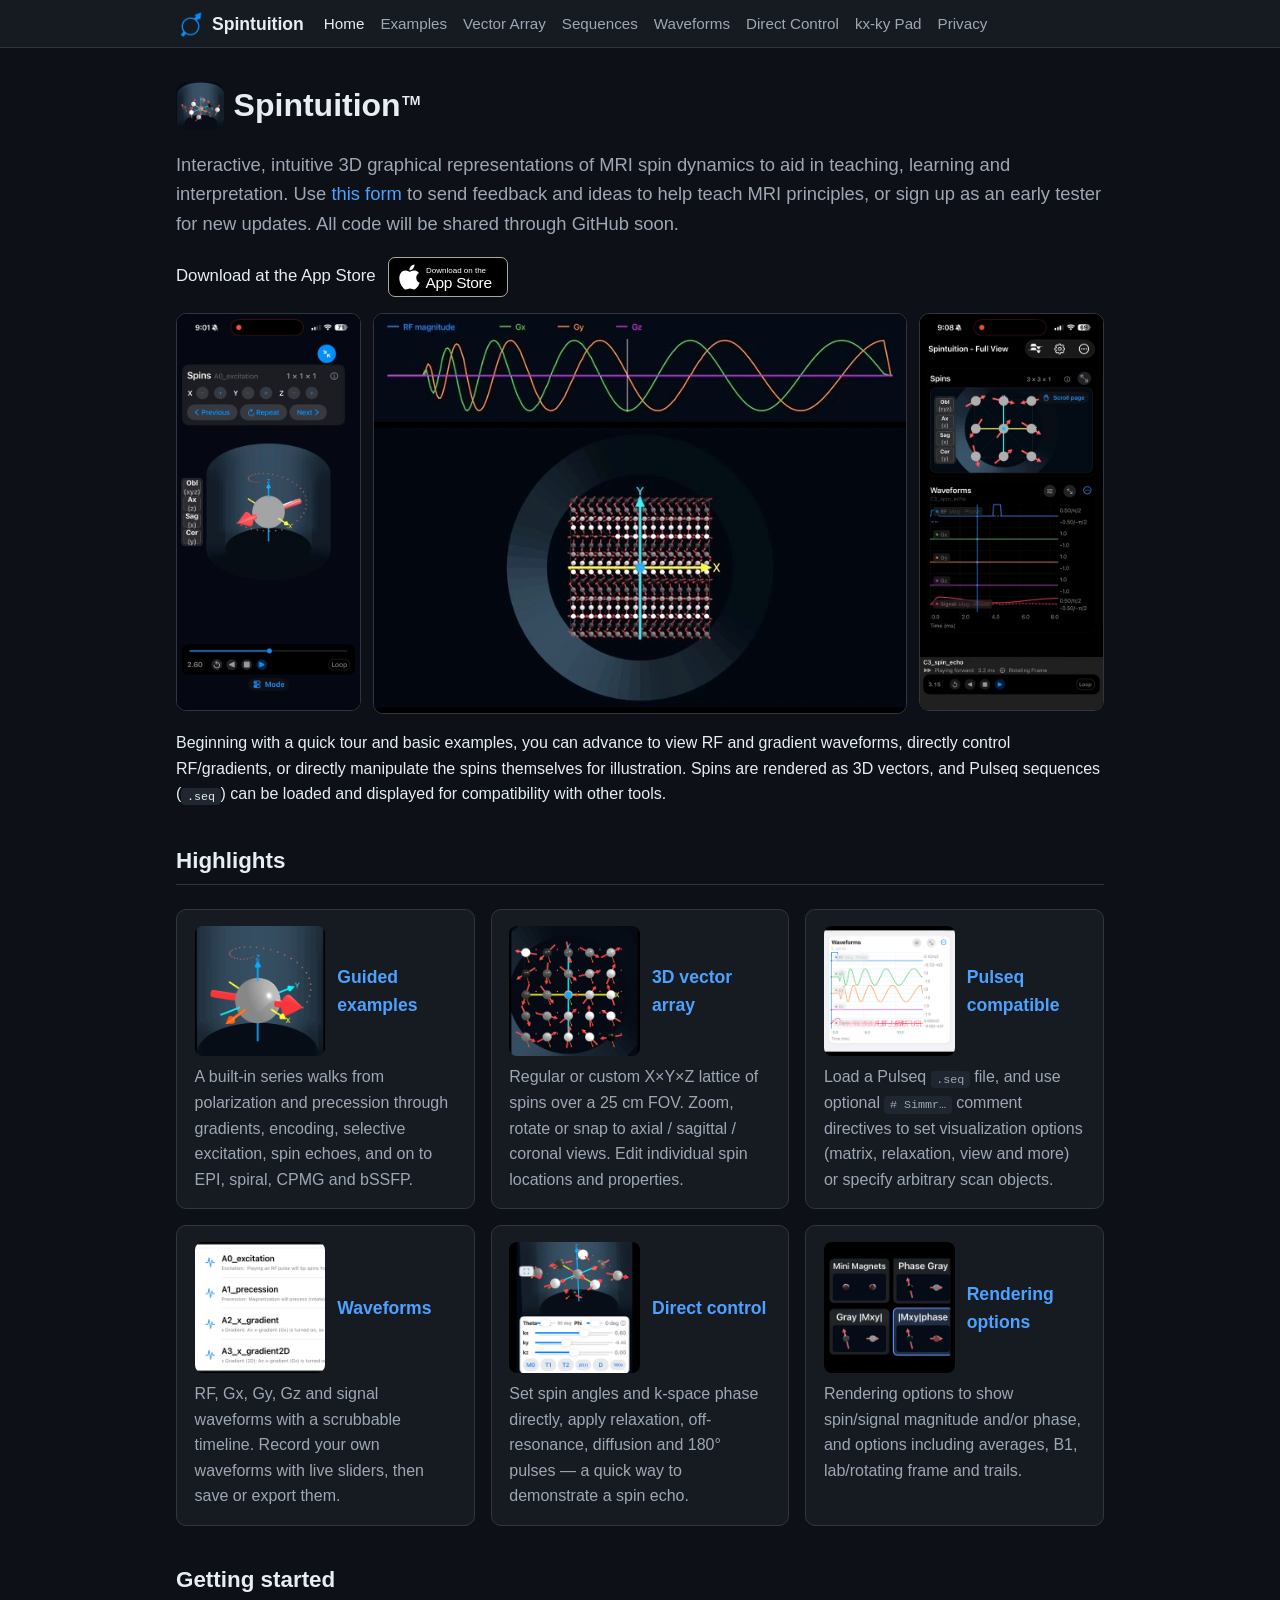
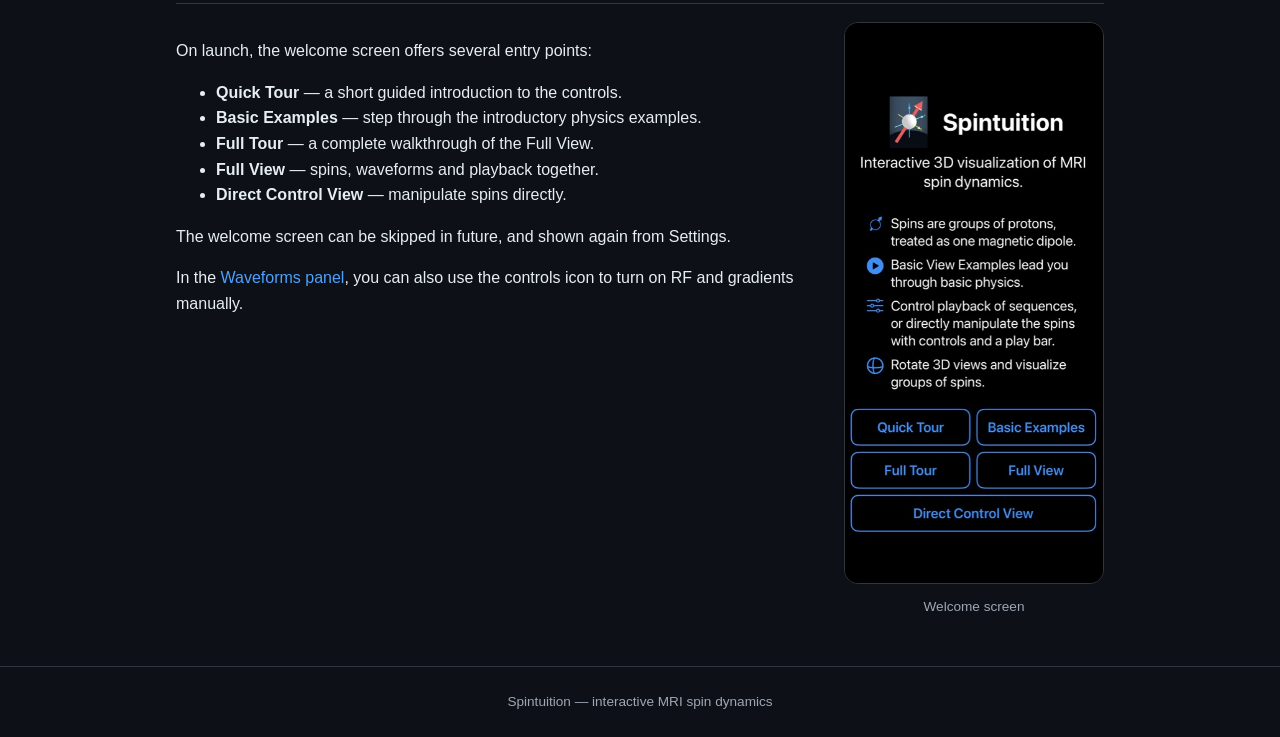
<file: spintuition/index.html>
<!DOCTYPE html>
<html lang="en">
<head>
  <meta charset="utf-8">
  <meta name="viewport" content="width=device-width, initial-scale=1">
  <title>Spintuition — Interactive 3D MRI Spin Dynamics</title>
  <meta name="description" content="Spintuition is an iOS app for interactive, intuitive 3D visualization of MRI spin dynamics for teaching, learning and interpretation.  ">
  <link rel="icon" type="image/png" href="img/spinicon.png">
  <link rel="stylesheet" href="css/style.css">
</head>
<body>
  <header class="site-header">
    <div class="inner">
      <a class="brand" href="index.html"><img src="img/spinicon.png" alt="">Spintuition</a>
      <nav>
        <a class="active" href="index.html">Home</a>
        <a href="examples.html">Examples</a>
        <a href="vector-array.html">Vector Array</a>
        <a href="sequences.html">Sequences</a>
        <a href="waveforms.html">Waveforms</a>
        <a href="direct-control.html">Direct Control</a>
        <a href="kx-ky.html">kx-ky Pad</a>
        <a href="privacy.html">Privacy</a>
      </nav>
    </div>
  </header>

  <main>
    <h1 class="page-title"><img src="img/AppIcon60.png" alt=""><span>Spintuition<sup>TM</sup></span></h1>
    <p class="lead">Interactive, intuitive 3D graphical representations of MRI spin dynamics to aid in
      teaching, learning and interpretation.
Use <a href="https://docs.google.com/forms/d/e/1FAIpQLSdeK14saMoLsTLBXNQSNBANkOhgXalZyWo1lQ_OrxEAHf0YPw/viewform?usp=dialog">this form</a> to send feedback and ideas to help teach MRI principles, 
or sign up as an early tester for new updates.
All code will be shared through GitHub soon.
</p>
    <p class="app-store">
      Download at the App Store 
      <a href="https://apps.apple.com/app/spintuition/id6813756211"><img src="img/app-store-badge.svg" alt="Download on the App Store" width="120" height="40"></a>
    </p>

    <div class="hero-videos">
      <video src="video/excitation.mp4" poster="img/excitation-poster.jpg"
             autoplay muted loop playsinline aria-label="Excitation: a spin tipped into the transverse plane"></video>
      <video src="video/spiral.mp4" poster="img/spiral-poster.jpg"
             autoplay muted loop playsinline aria-label="Spiral sequence: gradient waveforms and spins during a spiral readout"></video>
      <video src="video/spinechoseq.mp4" poster="img/spinechoseq-poster.jpg"
             autoplay muted loop playsinline aria-label="Spin echo sequence in the Full View"></video>
    </div>

    <p>Beginning with a quick tour and basic examples, you can advance to view RF and gradient
      waveforms, directly control RF/gradients, or directly manipulate the spins themselves for
      illustration. Spins are rendered as 3D vectors, and Pulseq sequences (<code>.seq</code>) can
      be loaded and displayed for compatibility with other tools.</p>

    <h2>Highlights</h2>
    <div class="cards">
      <div class="card">
        <div class="card-head">
          <img class="card-img" src="img/examples.png" alt="Guided examples">
          <h3><a href="examples.html">Guided examples</a></h3>
        </div>
        <p>A built-in series walks from polarization and precession through gradients, encoding,
          selective excitation, spin echoes, and on to EPI, spiral, CPMG and bSSFP.</p>
      </div>
      <div class="card">
        <div class="card-head">
          <img class="card-img" src="img/vector.png" alt="3D vector array">
          <h3><a href="vector-array.html">3D vector array</a></h3>
        </div>
        <p>Regular or custom X×Y×Z lattice of spins over a 25&nbsp;cm FOV. Zoom, rotate or snap to axial /
          sagittal / coronal views. Edit individual spin locations and properties.</p>
      </div>
      <div class="card">
        <div class="card-head">
          <img class="card-img" src="img/pulseq.png" alt="Pulseq sequence waveforms">
          <h3><a href="sequences.html">Pulseq compatible</a></h3>
        </div>
        <p>Load a Pulseq <code>.seq</code> file, and use optional <code># Simmr…</code> comment
          directives to set visualization options (matrix, relaxation, view and more) or specify
          arbitrary scan objects.</p>
      </div>
      <div class="card">
        <div class="card-head">
          <img class="card-img" src="img/sequences.png" alt="Waveforms panel">
          <h3><a href="waveforms.html">Waveforms</a></h3>
        </div>
        <p>RF, Gx, Gy, Gz and signal waveforms with a scrubbable timeline. Record your own
          waveforms with live sliders, then save or export them.</p>
      </div>
      <div class="card">
        <div class="card-head">
          <img class="card-img" src="img/direct.png" alt="Direct control panel">
          <h3><a href="direct-control.html">Direct control</a></h3>
        </div>
        <p>Set spin angles and k-space phase directly, apply relaxation, off-resonance, diffusion
          and 180° pulses — a quick way to demonstrate a spin echo.</p>
      </div>
      <div class="card">
        <div class="card-head">
          <img class="card-img" src="img/rendering-card.png" alt="Spin rendering options: Mini Magnets, Phase Gray, Gray |Mxy| and |Mxy|phase">
          <h3><a href="vector-array.html#shading">Rendering options</a></h3>
        </div>
        <p>Rendering options to show spin/signal magnitude and/or phase, and options including
          averages, B1, lab/rotating frame and trails.</p>
      </div>
    </div>

    <h2>Getting started</h2>
    <div class="split">
      <div>
        <p>On launch, the welcome screen offers several entry points:</p>
        <ul>
          <li><strong>Quick Tour</strong> — a short guided introduction to the controls.</li>
          <li><strong>Basic Examples</strong> — step through the introductory physics examples.</li>
          <li><strong>Full Tour</strong> — a complete walkthrough of the Full View.</li>
          <li><strong>Full View</strong> — spins, waveforms and playback together.</li>
          <li><strong>Direct Control View</strong> — manipulate spins directly.</li>
        </ul>
        <p>The welcome screen can be skipped in future, and shown again from Settings.</p>
        <p>In the <a href="waveforms.html">Waveforms panel</a>, you can also use the controls icon to turn on RF
          and gradients manually.</p>
      </div>
      <figure>
        <img class="shot" src="img/welcome.jpg" alt="Spintuition welcome screen">
        <figcaption>Welcome screen</figcaption>
      </figure>
    </div>
  </main>

  <footer>Spintuition — interactive MRI spin dynamics</footer>
</body>
</html>
</file>
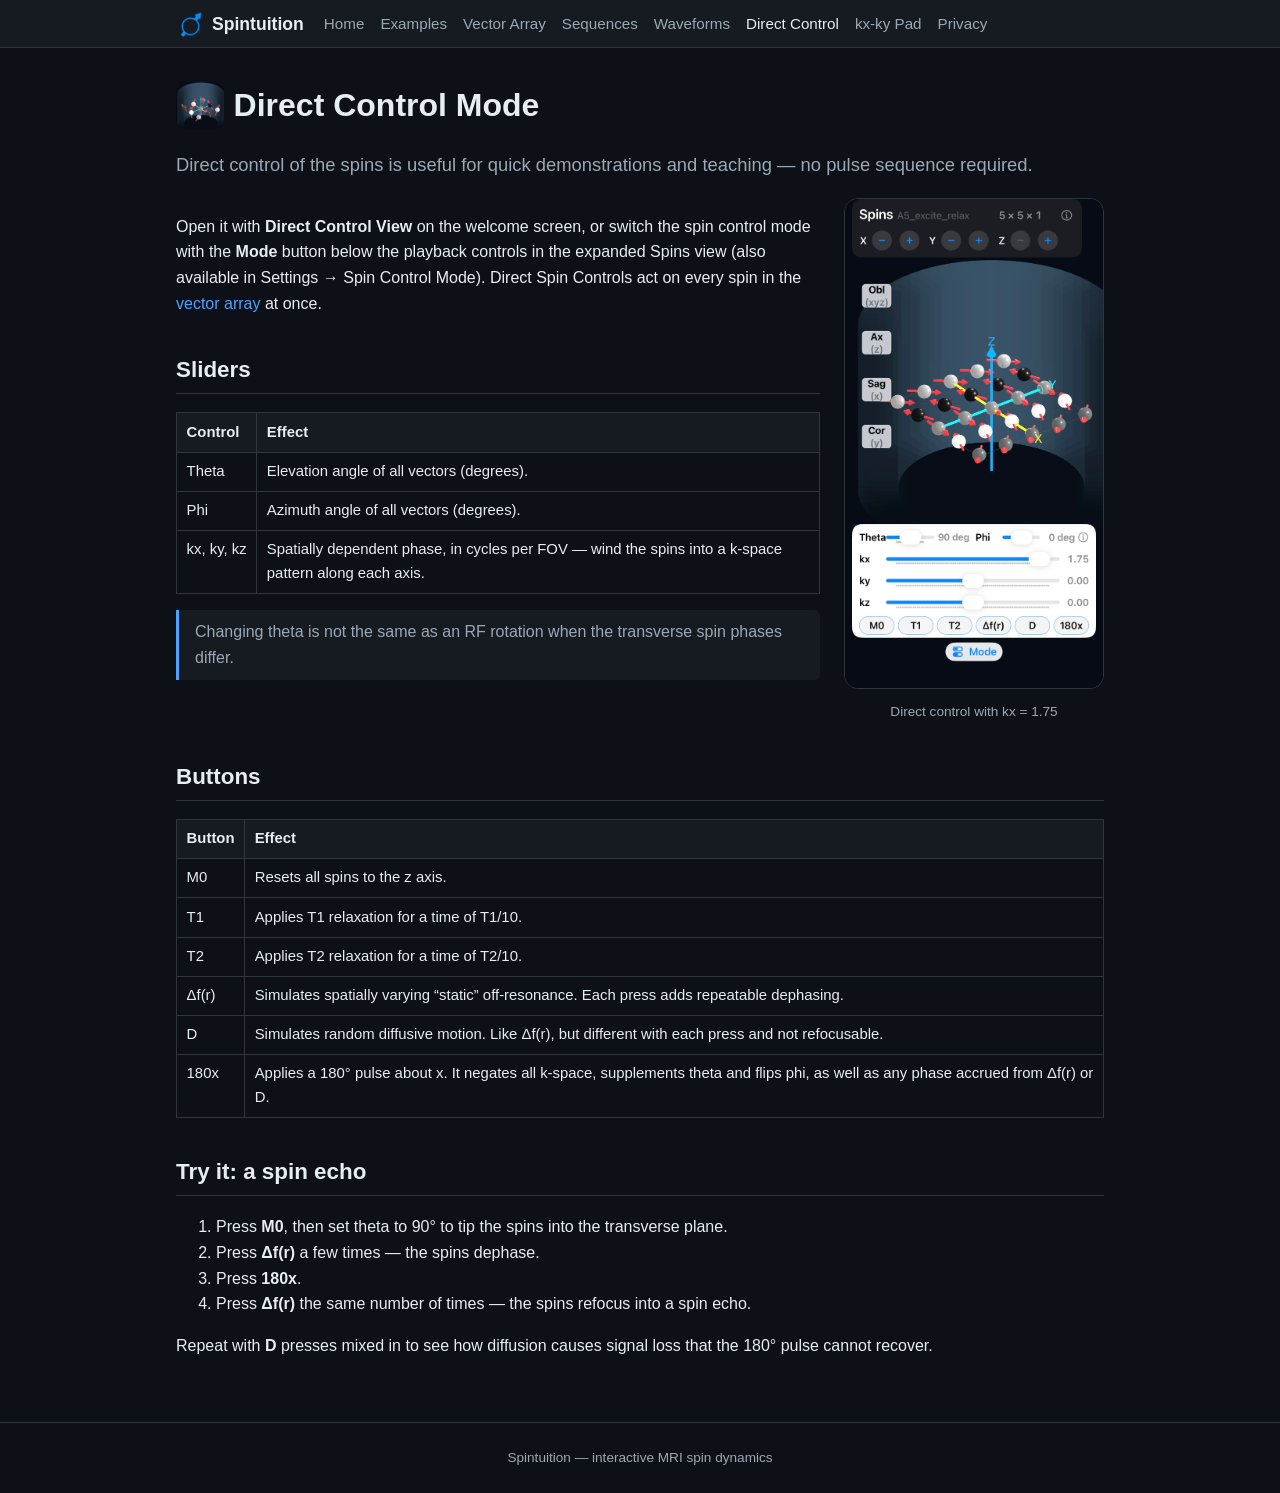
<file: spintuition/direct-control.html>
<!DOCTYPE html>
<html lang="en">
<head>
  <meta charset="utf-8">
  <meta name="viewport" content="width=device-width, initial-scale=1">
  <title>Direct Control — Spintuition</title>
  <link rel="icon" type="image/png" href="img/spinicon.png">
  <link rel="stylesheet" href="css/style.css">
</head>
<body>
  <header class="site-header">
    <div class="inner">
      <a class="brand" href="index.html"><img src="img/spinicon.png" alt="">Spintuition</a>
      <nav>
        <a href="index.html">Home</a>
        <a href="examples.html">Examples</a>
        <a href="vector-array.html">Vector Array</a>
        <a href="sequences.html">Sequences</a>
        <a href="waveforms.html">Waveforms</a>
        <a class="active" href="direct-control.html">Direct Control</a>
        <a href="kx-ky.html">kx-ky Pad</a>
        <a href="privacy.html">Privacy</a>
      </nav>
    </div>
  </header>

  <main>
    <h1 class="page-title"><img src="img/AppIcon60.png" alt="">Direct Control Mode</h1>
    <p class="lead">Direct control of the spins is useful for quick demonstrations and teaching — no pulse
      sequence required.</p>
    <div class="split">
      <div>
        <p>Open it with <strong>Direct Control View</strong> on the welcome screen, or switch the spin control
          mode with the <strong>Mode</strong> button below the playback controls in the expanded Spins view
          (also available in Settings → Spin Control Mode).
          Direct Spin Controls act on every spin in the <a href="vector-array.html">vector array</a> at once.</p>

        <h2>Sliders</h2>
        <table>
          <tr><th>Control</th><th>Effect</th></tr>
          <tr><td>Theta</td><td>Elevation angle of all vectors (degrees).</td></tr>
          <tr><td>Phi</td><td>Azimuth angle of all vectors (degrees).</td></tr>
          <tr><td>kx, ky, kz</td><td>Spatially dependent phase, in cycles per FOV — wind the spins into a k-space pattern along each axis.</td></tr>
        </table>
        <p class="note">Changing theta is not the same as an RF rotation when the transverse spin phases differ.</p>
      </div>
      <figure>
        <img class="shot" src="img/direct-control.jpg" alt="Direct control panel with theta, phi and kx, ky, kz sliders below a 5×5 spin array wound along x">
        <figcaption>Direct control with kx = 1.75</figcaption>
      </figure>
    </div>

    <h2>Buttons</h2>
    <table>
      <tr><th>Button</th><th>Effect</th></tr>
      <tr><td>M0</td><td>Resets all spins to the z axis.</td></tr>
      <tr><td>T1</td><td>Applies T1 relaxation for a time of T1/10.</td></tr>
      <tr><td>T2</td><td>Applies T2 relaxation for a time of T2/10.</td></tr>
      <tr><td>Δf(r)</td><td>Simulates spatially varying “static” off-resonance. Each press adds repeatable dephasing.</td></tr>
      <tr><td>D</td><td>Simulates random diffusive motion. Like Δf(r), but different with each press and not refocusable.</td></tr>
      <tr><td>180x</td><td>Applies a 180° pulse about x. It negates all k-space, supplements theta and flips phi, as well as any phase accrued from Δf(r) or D.</td></tr>
    </table>

    <h2>Try it: a spin echo</h2>
    <ol>
      <li>Press <strong>M0</strong>, then set theta to 90° to tip the spins into the transverse plane.</li>
      <li>Press <strong>Δf(r)</strong> a few times — the spins dephase.</li>
      <li>Press <strong>180x</strong>.</li>
      <li>Press <strong>Δf(r)</strong> the same number of times — the spins refocus into a spin echo.</li>
    </ol>
    <p>Repeat with <strong>D</strong> presses mixed in to see how diffusion causes signal loss that the
      180° pulse cannot recover.</p>
  </main>

  <footer>Spintuition — interactive MRI spin dynamics</footer>
</body>
</html>
</file>
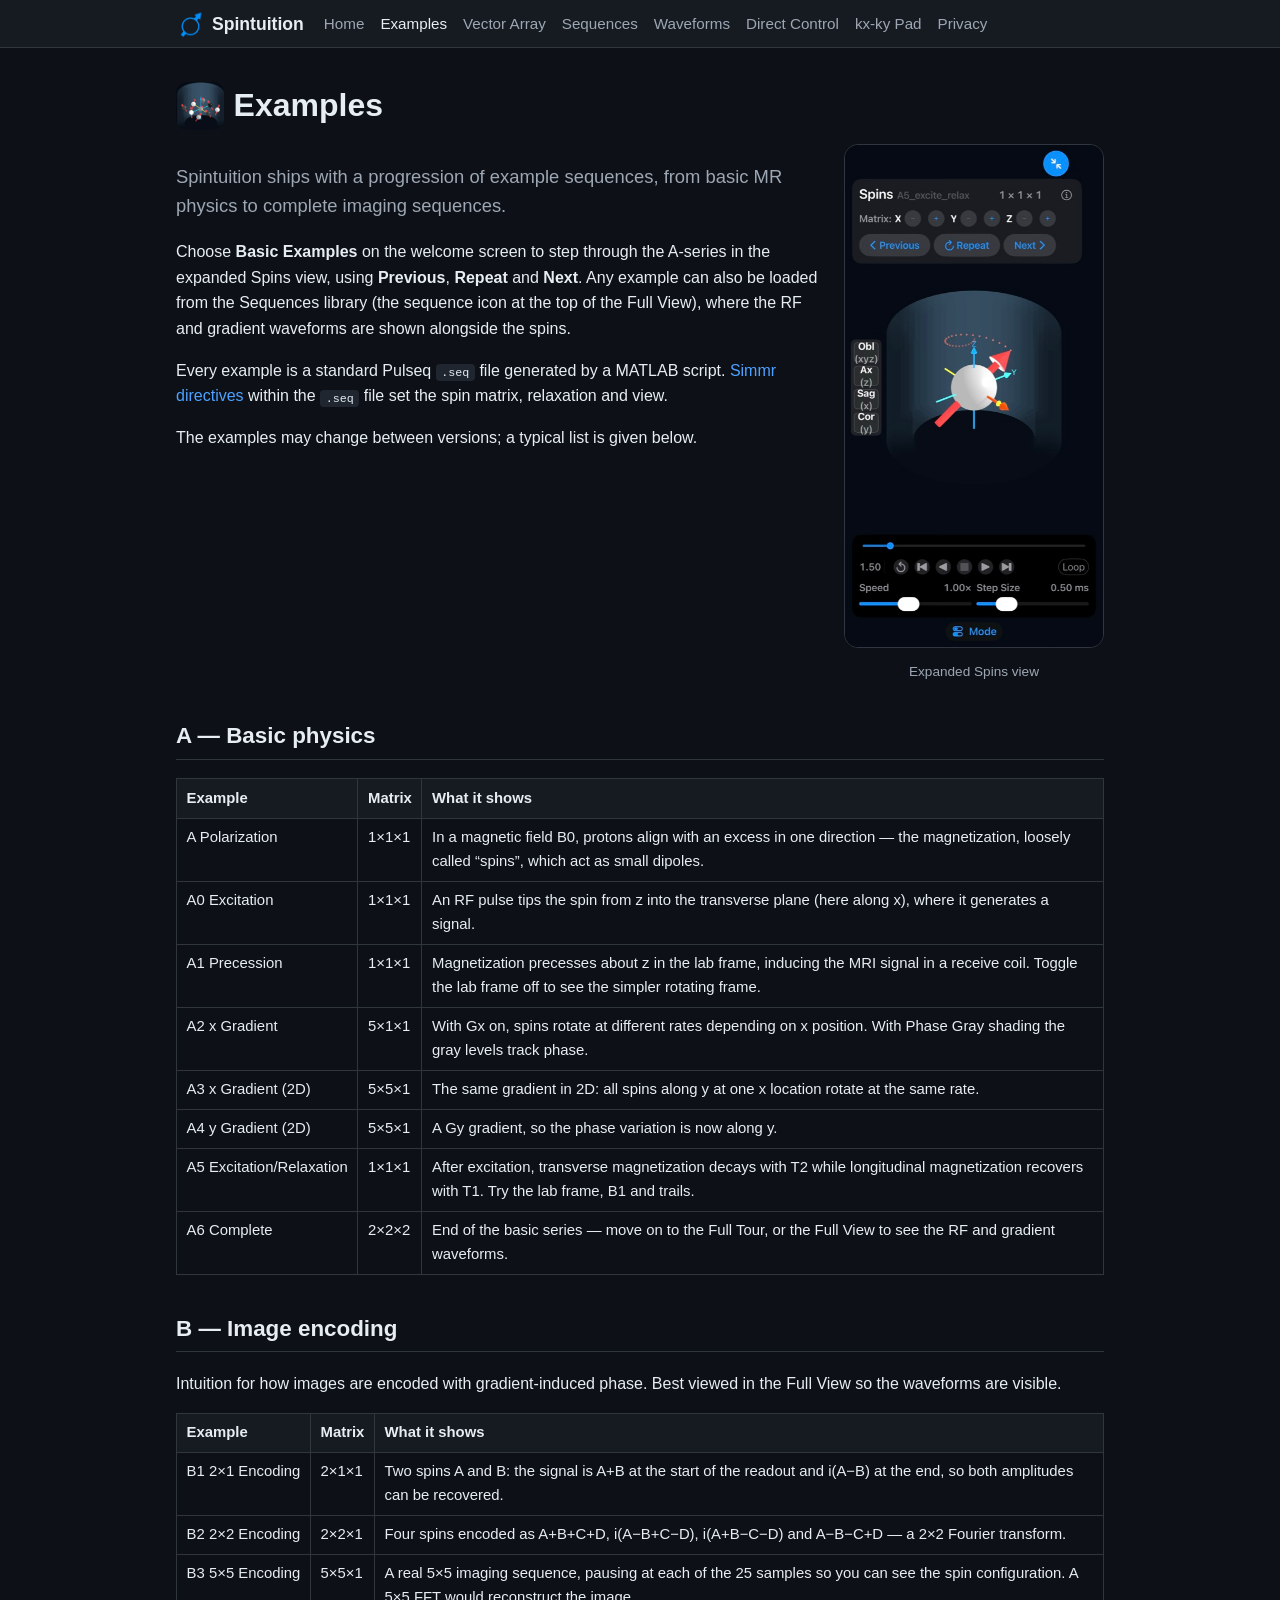
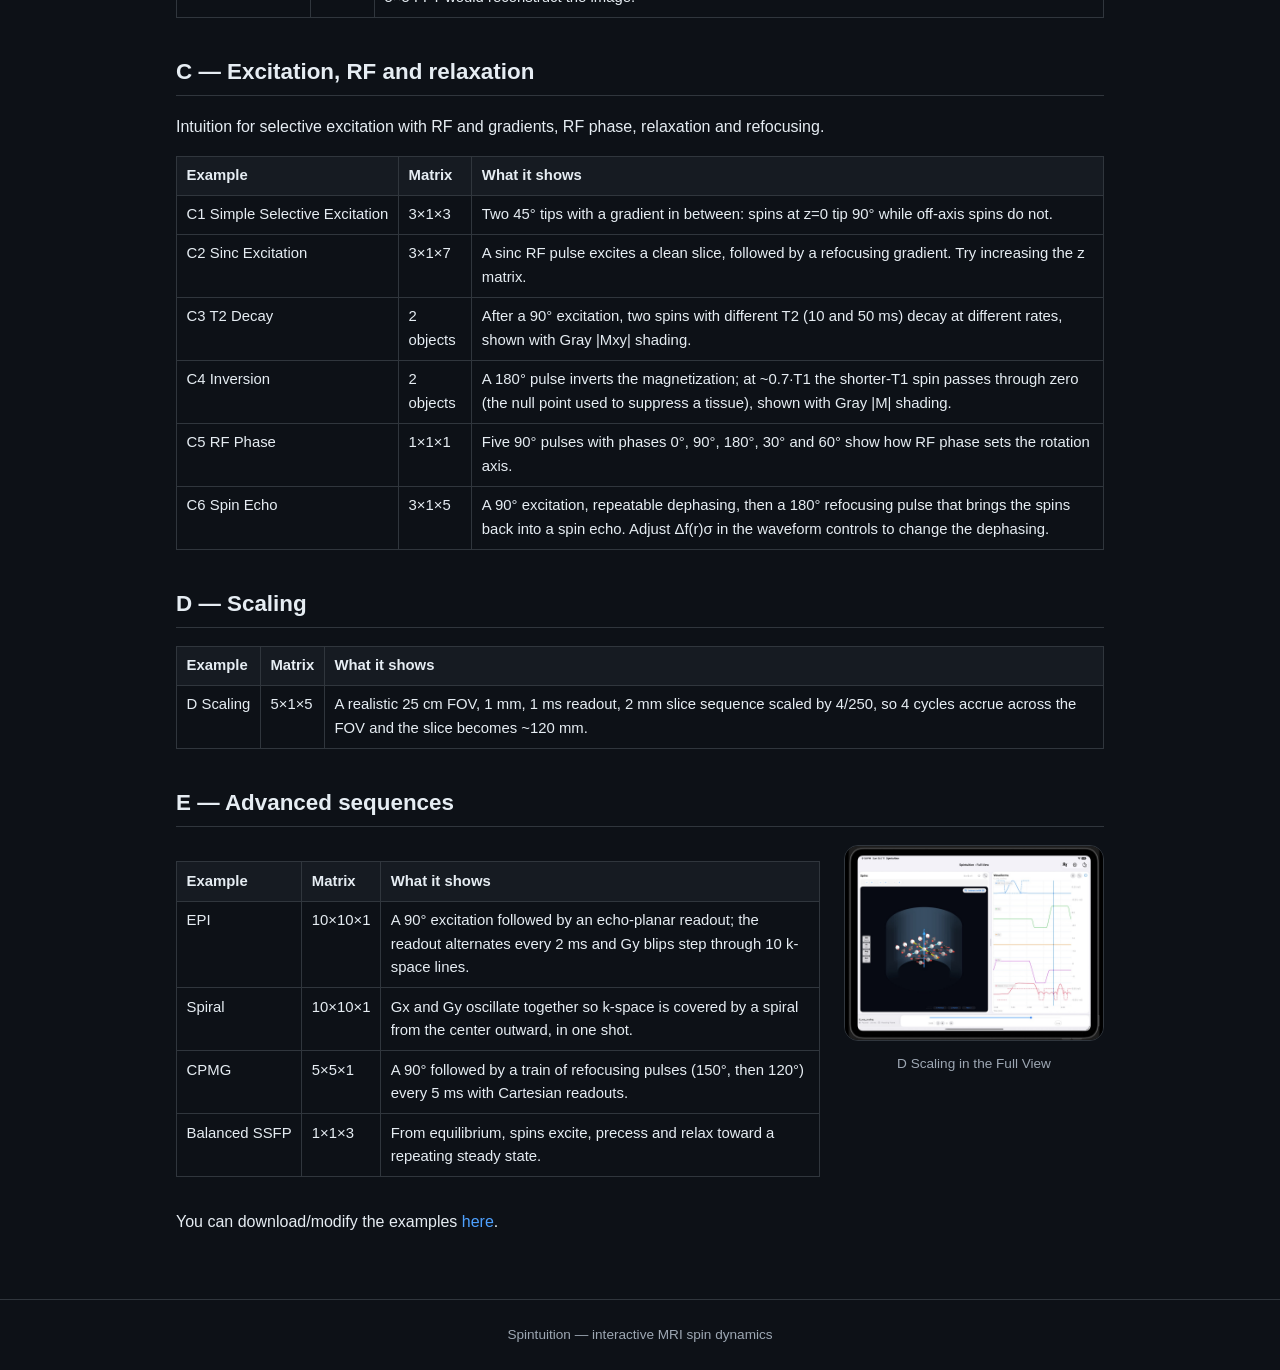
<file: spintuition/examples.html>
<!DOCTYPE html>
<html lang="en">
<head>
  <meta charset="utf-8">
  <meta name="viewport" content="width=device-width, initial-scale=1">
  <title>Examples — Spintuition</title>
  <link rel="icon" type="image/png" href="img/spinicon.png">
  <link rel="stylesheet" href="css/style.css">
</head>
<body>
  <header class="site-header">
    <div class="inner">
      <a class="brand" href="index.html"><img src="img/spinicon.png" alt="">Spintuition</a>
      <nav>
        <a href="index.html">Home</a>
        <a class="active" href="examples.html">Examples</a>
        <a href="vector-array.html">Vector Array</a>
        <a href="sequences.html">Sequences</a>
        <a href="waveforms.html">Waveforms</a>
        <a href="direct-control.html">Direct Control</a>
        <a href="kx-ky.html">kx-ky Pad</a>
        <a href="privacy.html">Privacy</a>
      </nav>
    </div>
  </header>

  <main>
    <h1 class="page-title"><img src="img/AppIcon60.png" alt="">Examples</h1>
    <div class="split">
      <div>
        <p class="lead">Spintuition ships with a progression of example sequences, from basic MR physics
          to complete imaging sequences.</p>
        <p>Choose <strong>Basic Examples</strong> on the welcome screen to step through the A-series in the
          expanded Spins view, using <strong>Previous</strong>, <strong>Repeat</strong> and
          <strong>Next</strong>. Any example can also be loaded from the Sequences library (the sequence icon
          at the top of the Full View), where the RF and gradient waveforms are shown alongside the spins.</p>
        <p>Every example is a standard Pulseq <code>.seq</code> file generated by a MATLAB script.
          <a href="sequences.html#directives">Simmr directives</a> within the <code>.seq</code> file set
          the spin matrix, relaxation and view.</p>
        <p>The examples may change between versions; a typical list is given below.</p>
      </div>
      <figure>
        <img class="shot" src="img/spins-expanded.jpg" alt="Expanded Spins view showing a single spin during excitation and relaxation">
        <figcaption>Expanded Spins view</figcaption>
      </figure>
    </div>

    <h2>A — Basic physics</h2>
    <table>
      <tr><th>Example</th><th>Matrix</th><th>What it shows</th></tr>
      <tr><td>A Polarization</td><td>1×1×1</td><td>In a magnetic field B0, protons align with an excess in one direction — the magnetization, loosely called “spins”, which act as small dipoles.</td></tr>
      <tr><td>A0 Excitation</td><td>1×1×1</td><td>An RF pulse tips the spin from z into the transverse plane (here along x), where it generates a signal.</td></tr>
      <tr><td>A1 Precession</td><td>1×1×1</td><td>Magnetization precesses about z in the lab frame, inducing the MRI signal in a receive coil. Toggle the lab frame off to see the simpler rotating frame.</td></tr>
      <tr><td>A2 x Gradient</td><td>5×1×1</td><td>With Gx on, spins rotate at different rates depending on x position. With Phase Gray shading the gray levels track phase.</td></tr>
      <tr><td>A3 x Gradient (2D)</td><td>5×5×1</td><td>The same gradient in 2D: all spins along y at one x location rotate at the same rate.</td></tr>
      <tr><td>A4 y Gradient (2D)</td><td>5×5×1</td><td>A Gy gradient, so the phase variation is now along y.</td></tr>
      <tr><td>A5 Excitation/Relaxation</td><td>1×1×1</td><td>After excitation, transverse magnetization decays with T2 while longitudinal magnetization recovers with T1. Try the lab frame, B1 and trails.</td></tr>
      <tr><td>A6 Complete</td><td>2×2×2</td><td>End of the basic series — move on to the Full Tour, or the Full View to see the RF and gradient waveforms.</td></tr>
    </table>

    <h2>B — Image encoding</h2>
    <p>Intuition for how images are encoded with gradient-induced phase. Best viewed in the Full View
      so the waveforms are visible.</p>
    <table>
      <tr><th>Example</th><th>Matrix</th><th>What it shows</th></tr>
      <tr><td>B1 2×1 Encoding</td><td>2×1×1</td><td>Two spins A and B: the signal is A+B at the start of the readout and i(A−B) at the end, so both amplitudes can be recovered.</td></tr>
      <tr><td>B2 2×2 Encoding</td><td>2×2×1</td><td>Four spins encoded as A+B+C+D, i(A−B+C−D), i(A+B−C−D) and A−B−C+D — a 2×2 Fourier transform.</td></tr>
      <tr><td>B3 5×5 Encoding</td><td>5×5×1</td><td>A real 5×5 imaging sequence, pausing at each of the 25 samples so you can see the spin configuration. A 5×5 FFT would reconstruct the image.</td></tr>
    </table>

    <h2>C — Excitation, RF and relaxation</h2>
    <p>Intuition for selective excitation with RF and gradients, RF phase, relaxation and refocusing.</p>
    <table>
      <tr><th>Example</th><th>Matrix</th><th>What it shows</th></tr>
      <tr><td>C1 Simple Selective Excitation</td><td>3×1×3</td><td>Two 45° tips with a gradient in between: spins at z=0 tip 90° while off-axis spins do not.</td></tr>
      <tr><td>C2 Sinc Excitation</td><td>3×1×7</td><td>A sinc RF pulse excites a clean slice, followed by a refocusing gradient. Try increasing the z matrix.</td></tr>
      <tr><td>C3 T2 Decay</td><td>2 objects</td><td>After a 90° excitation, two spins with different T2 (10 and 50&nbsp;ms) decay at different rates, shown with Gray |Mxy| shading.</td></tr>
      <tr><td>C4 Inversion</td><td>2 objects</td><td>A 180° pulse inverts the magnetization; at ~0.7·T1 the shorter-T1 spin passes through zero (the null point used to suppress a tissue), shown with Gray |M| shading.</td></tr>
      <tr><td>C5 RF Phase</td><td>1×1×1</td><td>Five 90° pulses with phases 0°, 90°, 180°, 30° and 60° show how RF phase sets the rotation axis.</td></tr>
      <tr><td>C6 Spin Echo</td><td>3×1×5</td><td>A 90° excitation, repeatable dephasing, then a 180° refocusing pulse that brings the spins back into a spin echo. Adjust Δf(r)σ in the waveform controls to change the dephasing.</td></tr>
    </table>

    <h2>D — Scaling</h2>
    <table>
      <tr><th>Example</th><th>Matrix</th><th>What it shows</th></tr>
      <tr><td>D Scaling</td><td>5×1×5</td><td>A realistic 25&nbsp;cm FOV, 1&nbsp;mm, 1&nbsp;ms readout, 2&nbsp;mm slice sequence scaled by 4/250, so 4 cycles accrue across the FOV and the slice becomes ~120&nbsp;mm.</td></tr>
    </table>

    <h2>E — Advanced sequences</h2>
    <div class="split">
      <div>
        <table>
          <tr><th>Example</th><th>Matrix</th><th>What it shows</th></tr>
          <tr><td>EPI</td><td>10×10×1</td><td>A 90° excitation followed by an echo-planar readout; the readout alternates every 2&nbsp;ms and Gy blips step through 10 k-space lines.</td></tr>
          <tr><td>Spiral</td><td>10×10×1</td><td>Gx and Gy oscillate together so k-space is covered by a spiral from the center outward, in one shot.</td></tr>
          <tr><td>CPMG</td><td>5×5×1</td><td>A 90° followed by a train of refocusing pulses (150°, then 120°) every 5&nbsp;ms with Cartesian readouts.</td></tr>
          <tr><td>Balanced SSFP</td><td>1×1×3</td><td>From equilibrium, spins excite, precess and relax toward a repeating steady state.</td></tr>
        </table>
      </div>
      <figure>
        <img class="shot" src="img/d-scaling.jpg" alt="Full View on iPad showing the D Scaling example">
        <figcaption>D Scaling in the Full View</figcaption>
      </figure>
    </div>
    <p>You can download/modify the examples <a href="downloads/spintuition-examples.tar" download>here</a>.</p>
  </main>

  <footer>Spintuition — interactive MRI spin dynamics</footer>
</body>
</html>
</file>
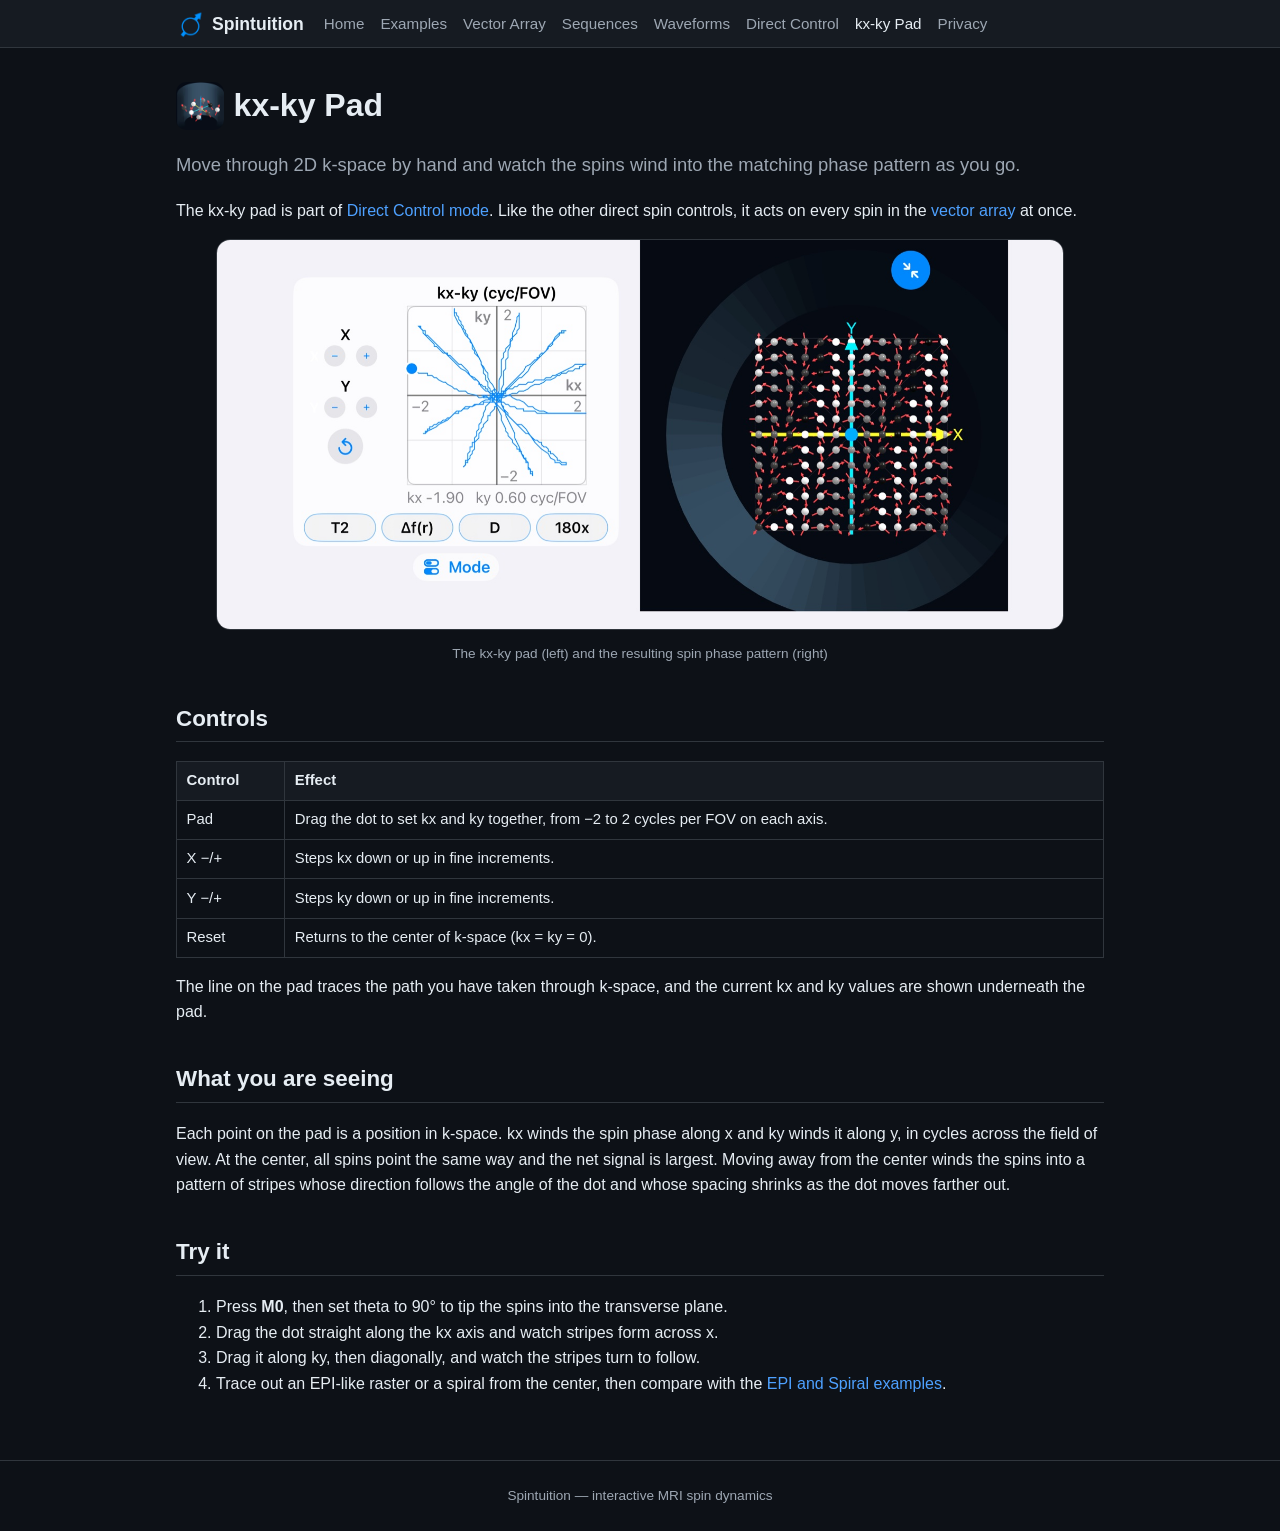
<file: spintuition/kx-ky.html>
<!DOCTYPE html>
<html lang="en">
<head>
  <meta charset="utf-8">
  <meta name="viewport" content="width=device-width, initial-scale=1">
  <title>kx-ky Pad — Spintuition</title>
  <link rel="icon" type="image/png" href="img/spinicon.png">
  <link rel="stylesheet" href="css/style.css">
</head>
<body>
  <header class="site-header">
    <div class="inner">
      <a class="brand" href="index.html"><img src="img/spinicon.png" alt="">Spintuition</a>
      <nav>
        <a href="index.html">Home</a>
        <a href="examples.html">Examples</a>
        <a href="vector-array.html">Vector Array</a>
        <a href="sequences.html">Sequences</a>
        <a href="waveforms.html">Waveforms</a>
        <a href="direct-control.html">Direct Control</a>
        <a class="active" href="kx-ky.html">kx-ky Pad</a>
        <a href="privacy.html">Privacy</a>
      </nav>
    </div>
  </header>

  <main>
    <h1 class="page-title"><img src="img/AppIcon60.png" alt="">kx-ky Pad</h1>
    <p class="lead">Move through 2D k-space by hand and watch the spins wind into the matching phase
      pattern as you go.</p>
    <p>The kx-ky pad is part of <a href="direct-control.html">Direct Control mode</a>. Like the other
      direct spin controls, it acts on every spin in the <a href="vector-array.html">vector array</a> at once.</p>

    <figure>
      <img class="shot" src="img/kx-ky.jpg" alt="Direct control kx-ky pad next to the vector array, showing a k-space trace and spins wound into a phase pattern">
      <figcaption>The kx-ky pad (left) and the resulting spin phase pattern (right)</figcaption>
    </figure>

    <h2>Controls</h2>
    <table>
      <tr><th>Control</th><th>Effect</th></tr>
      <tr><td>Pad</td><td>Drag the dot to set kx and ky together, from −2 to 2 cycles per FOV on each axis.</td></tr>
      <tr><td>X −/+</td><td>Steps kx down or up in fine increments.</td></tr>
      <tr><td>Y −/+</td><td>Steps ky down or up in fine increments.</td></tr>
      <tr><td>Reset</td><td>Returns to the center of k-space (kx = ky = 0).</td></tr>
    </table>
    <p>The line on the pad traces the path you have taken through k-space, and the current kx and ky
      values are shown underneath the pad.</p>

    <h2>What you are seeing</h2>
    <p>Each point on the pad is a position in k-space. kx winds the spin phase along x and ky winds it
      along y, in cycles across the field of view. At the center, all spins point the same way and the
      net signal is largest. Moving away from the center winds the spins into a pattern of stripes whose
      direction follows the angle of the dot and whose spacing shrinks as the dot moves farther out.</p>

    <h2>Try it</h2>
    <ol>
      <li>Press <strong>M0</strong>, then set theta to 90° to tip the spins into the transverse plane.</li>
      <li>Drag the dot straight along the kx axis and watch stripes form across x.</li>
      <li>Drag it along ky, then diagonally, and watch the stripes turn to follow.</li>
      <li>Trace out an EPI-like raster or a spiral from the center, then compare with the
        <a href="examples.html">EPI and Spiral examples</a>.</li>
    </ol>
  </main>

  <footer>Spintuition — interactive MRI spin dynamics</footer>
</body>
</html>
</file>
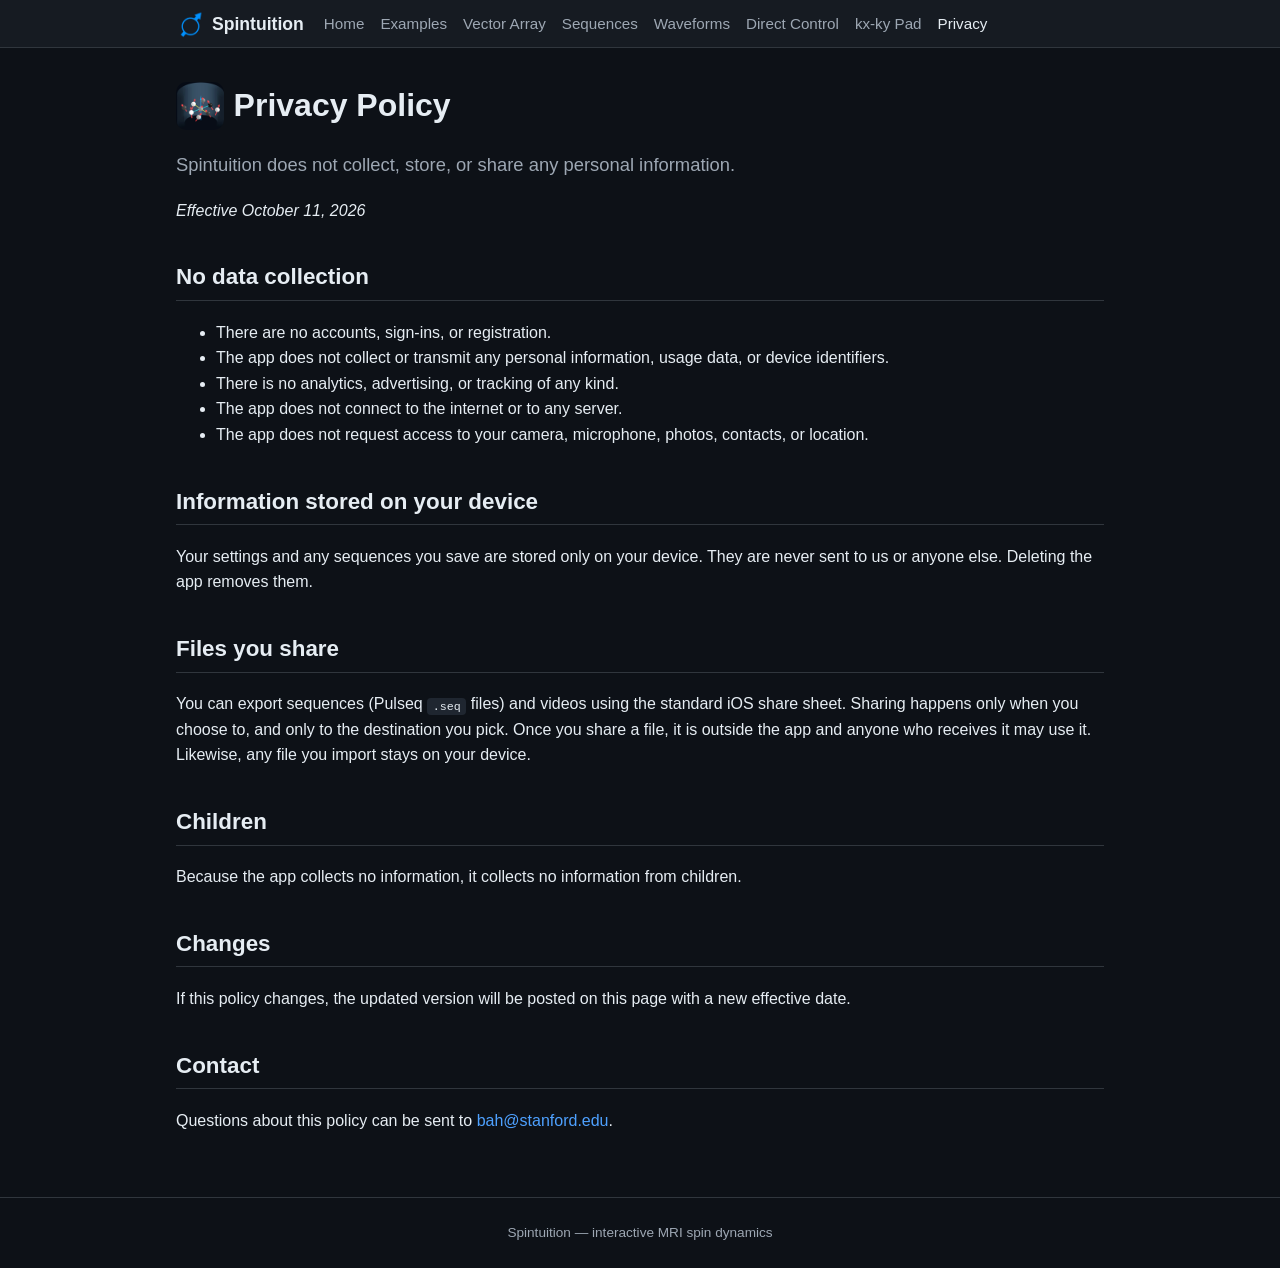
<file: spintuition/privacy.html>
<!DOCTYPE html>
<html lang="en">
<head>
  <meta charset="utf-8">
  <meta name="viewport" content="width=device-width, initial-scale=1">
  <title>Privacy Policy — Spintuition</title>
  <link rel="icon" type="image/png" href="img/spinicon.png">
  <link rel="stylesheet" href="css/style.css">
</head>
<body>
  <header class="site-header">
    <div class="inner">
      <a class="brand" href="index.html"><img src="img/spinicon.png" alt="">Spintuition</a>
      <nav>
        <a href="index.html">Home</a>
        <a href="examples.html">Examples</a>
        <a href="vector-array.html">Vector Array</a>
        <a href="sequences.html">Sequences</a>
        <a href="waveforms.html">Waveforms</a>
        <a href="direct-control.html">Direct Control</a>
        <a href="kx-ky.html">kx-ky Pad</a>
        <a class="active" href="privacy.html">Privacy</a>
      </nav>
    </div>
  </header>

  <main>
    <h1 class="page-title"><img src="img/AppIcon60.png" alt="">Privacy Policy</h1>
    <p class="lead">Spintuition does not collect, store, or share any personal information.</p>
    <p><em>Effective October 11, 2026</em></p>

    <h2>No data collection</h2>
    <ul>
      <li>There are no accounts, sign-ins, or registration.</li>
      <li>The app does not collect or transmit any personal information, usage data, or device identifiers.</li>
      <li>There is no analytics, advertising, or tracking of any kind.</li>
      <li>The app does not connect to the internet or to any server.</li>
      <li>The app does not request access to your camera, microphone, photos, contacts, or location.</li>
    </ul>

    <h2>Information stored on your device</h2>
    <p>Your settings and any sequences you save are stored only on your device. They are never sent to us
      or anyone else. Deleting the app removes them.</p>

    <h2>Files you share</h2>
    <p>You can export sequences (Pulseq <code>.seq</code> files) and videos using the standard iOS share
      sheet. Sharing happens only when you choose to, and only to the destination you pick. Once you share
      a file, it is outside the app and anyone who receives it may use it. Likewise, any file you import
      stays on your device.</p>

    <h2>Children</h2>
    <p>Because the app collects no information, it collects no information from children.</p>

    <h2>Changes</h2>
    <p>If this policy changes, the updated version will be posted on this page with a new effective date.</p>

    <h2>Contact</h2>
    <p>Questions about this policy can be sent to <a href="mailto:bah@stanford.edu">bah@stanford.edu</a>.</p>
  </main>

  <footer>Spintuition — interactive MRI spin dynamics</footer>
</body>
</html>
</file>
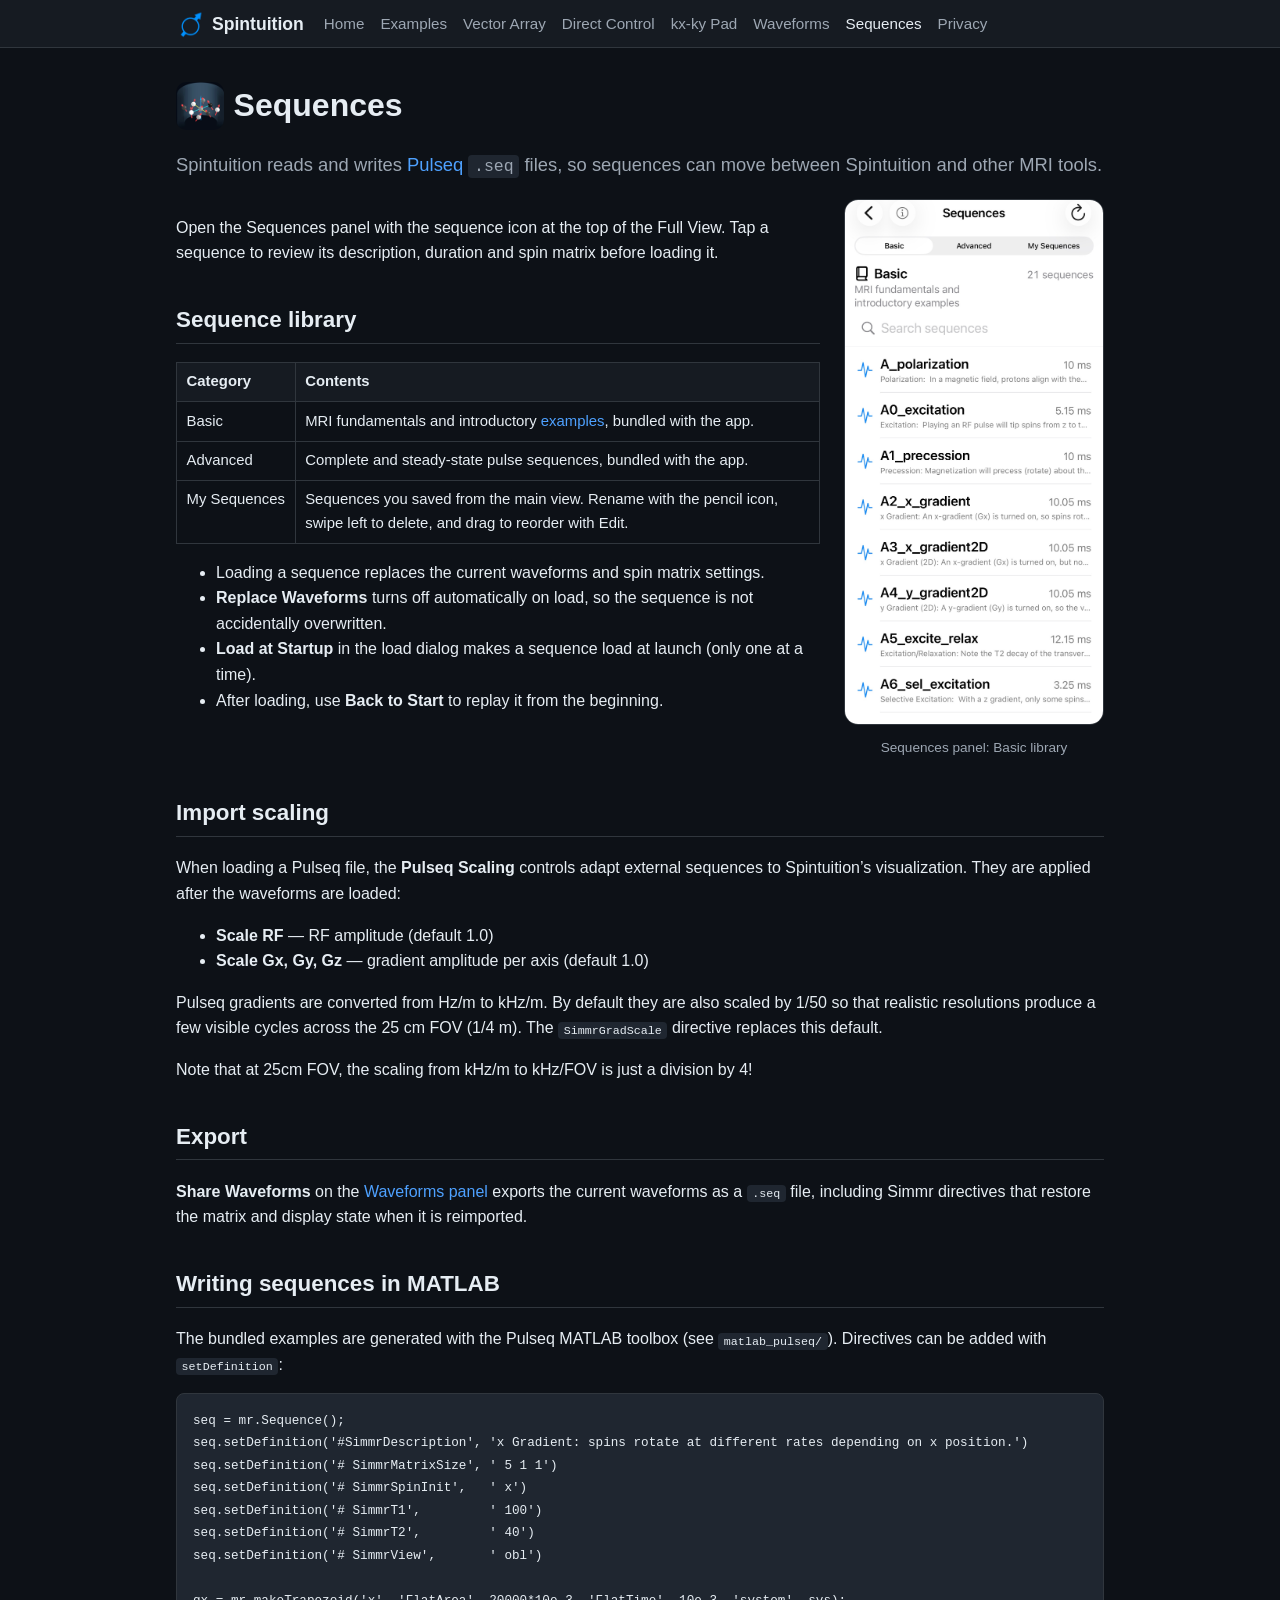
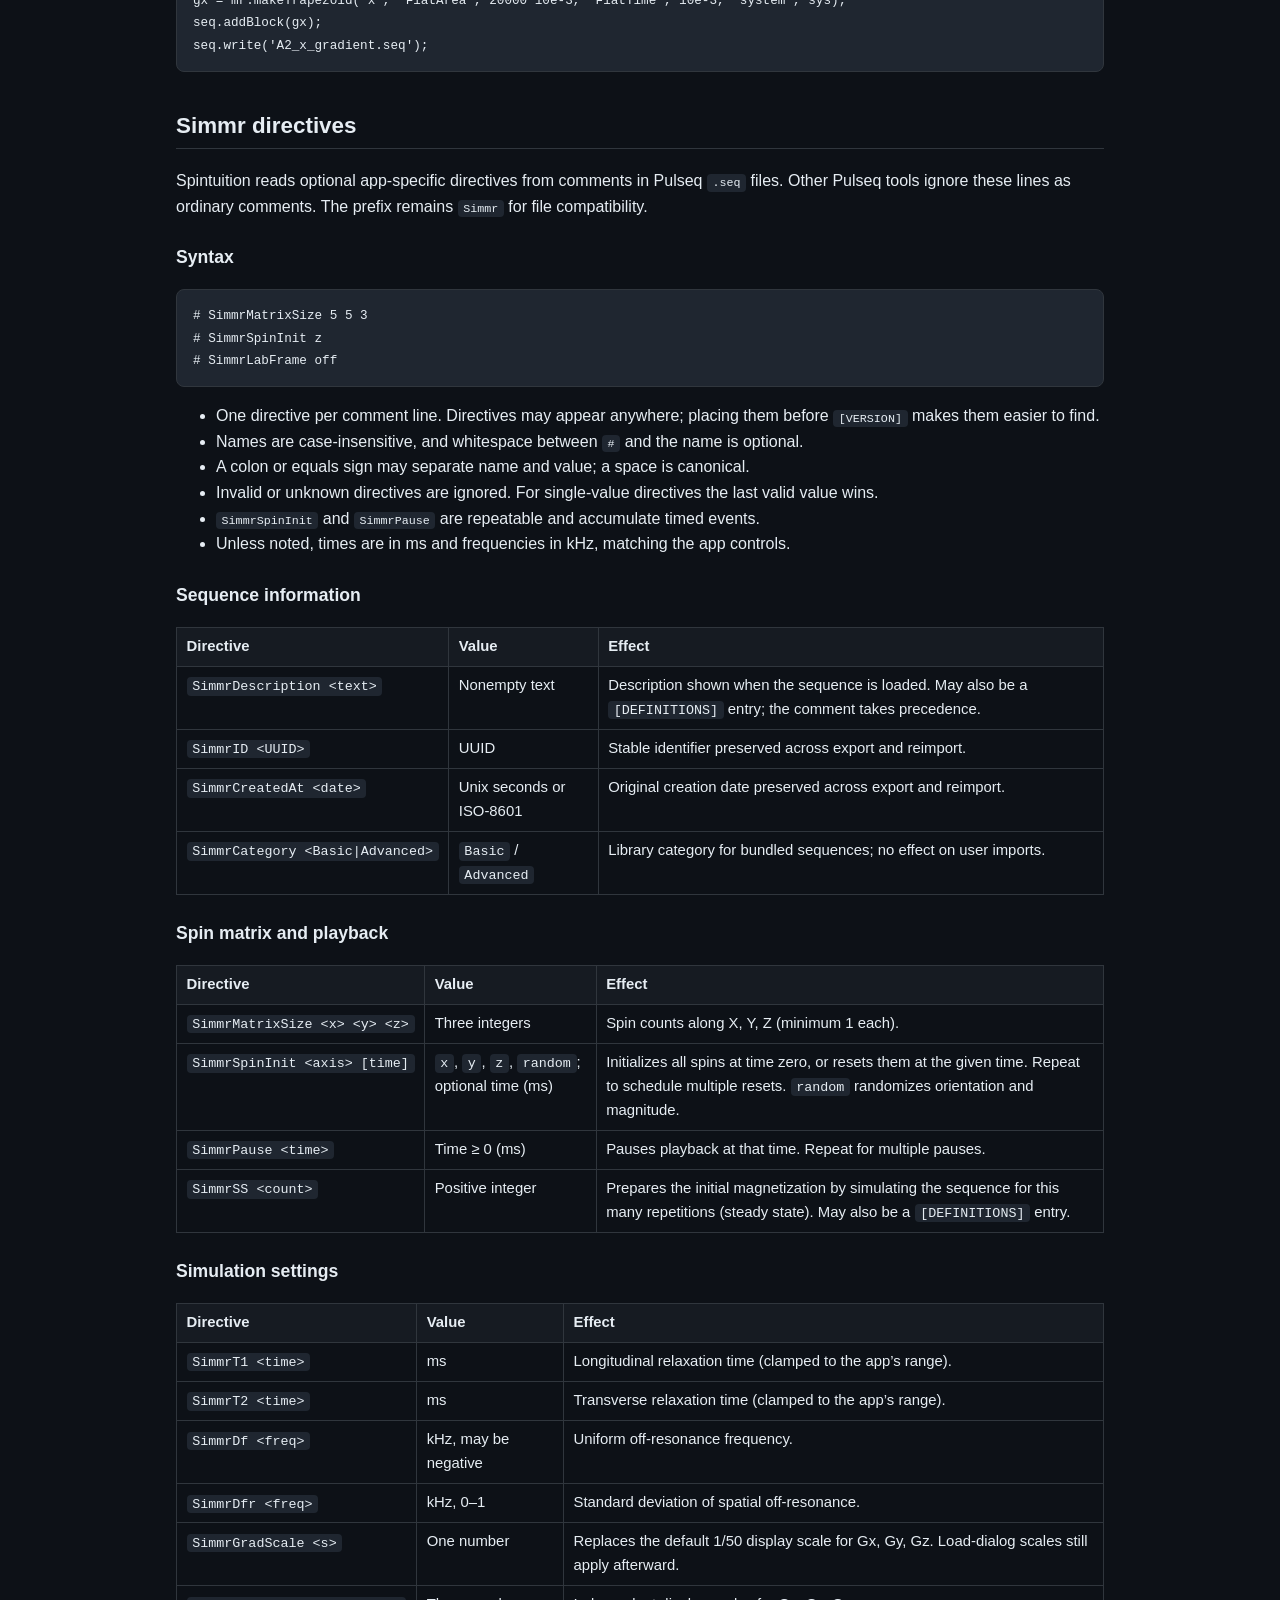
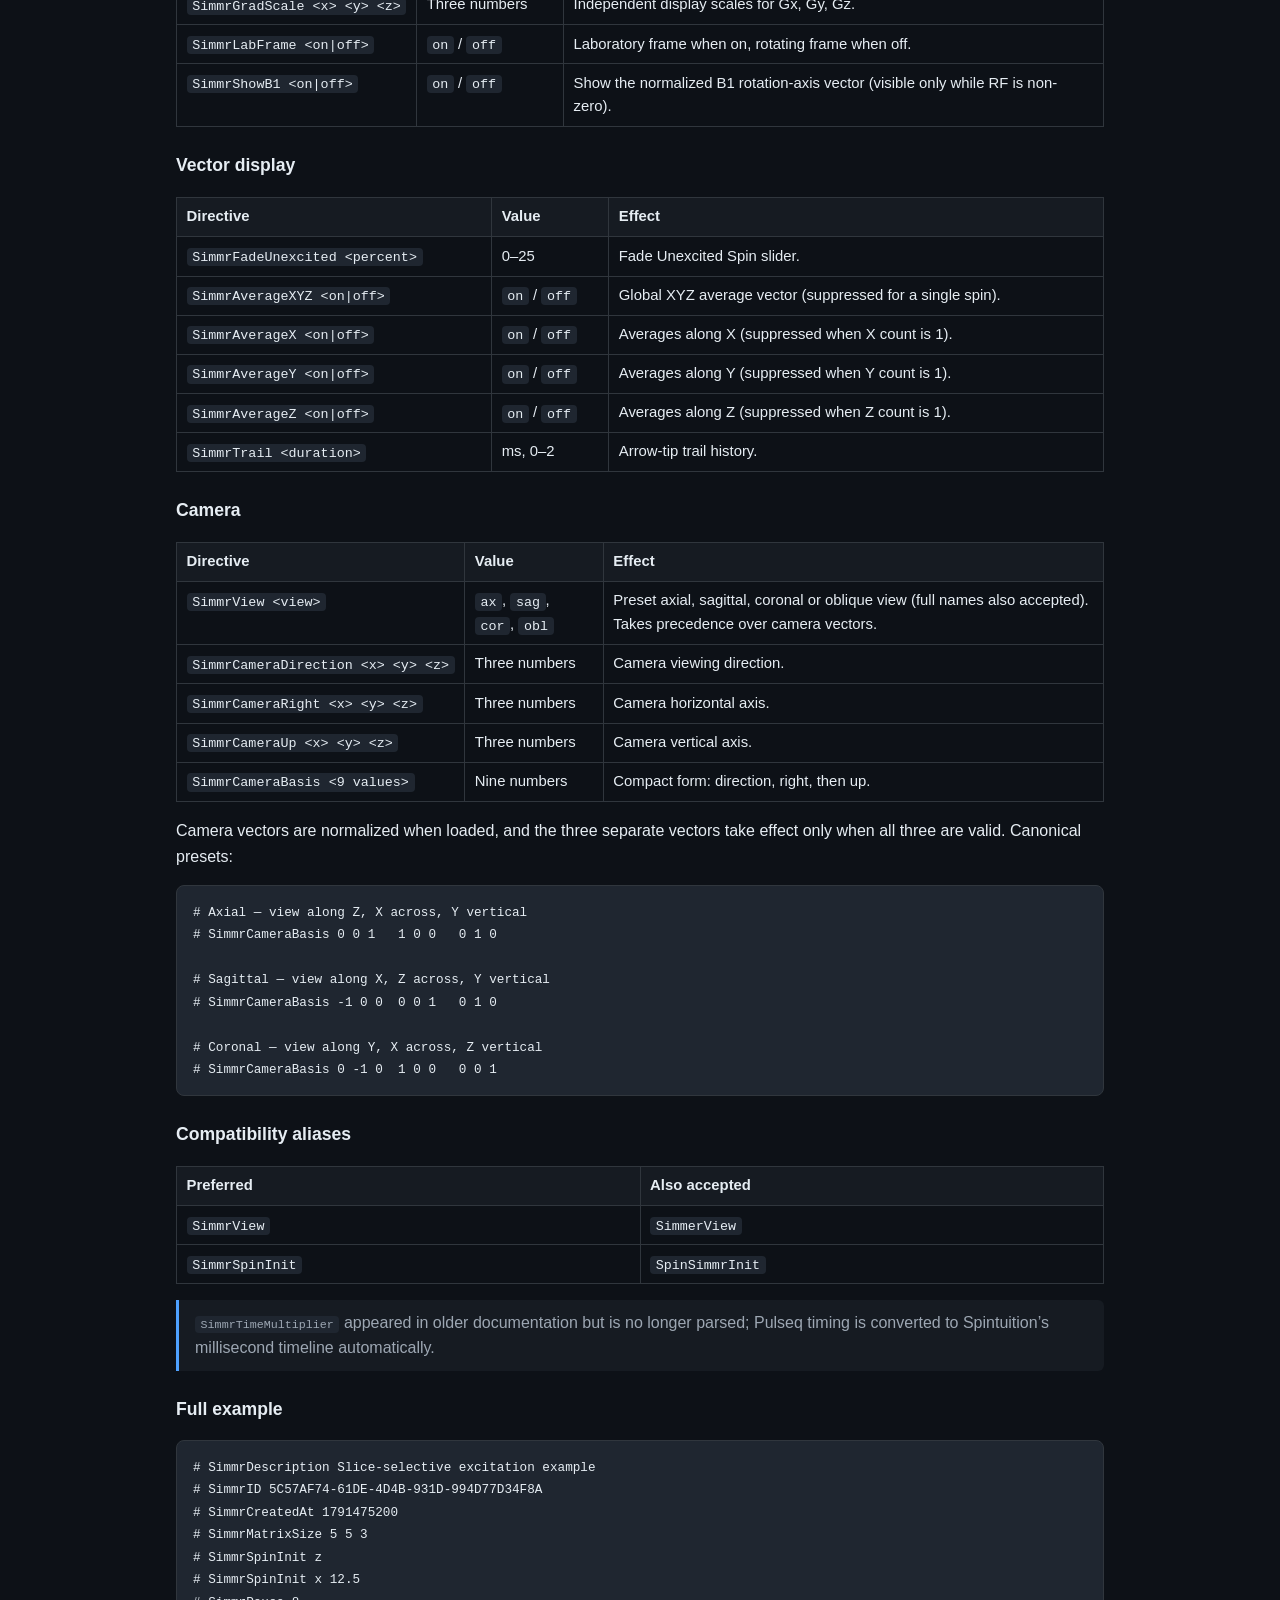
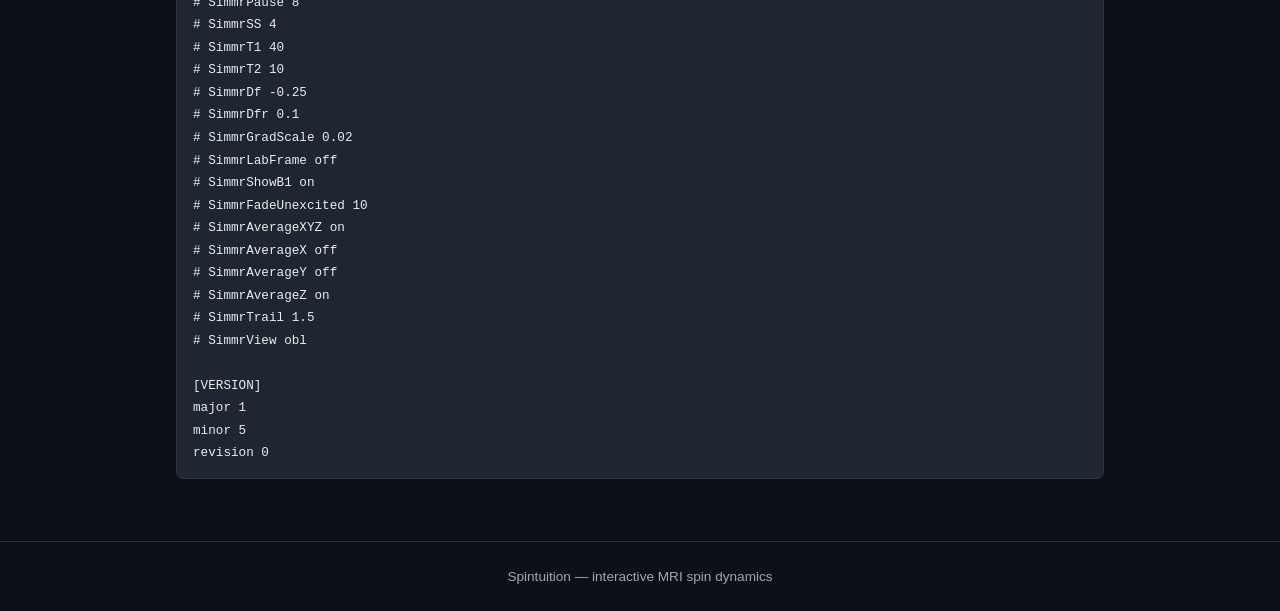
<file: spintuition/pulseq.html>
<!DOCTYPE html>
<html lang="en">
<head>
  <meta charset="utf-8">
  <meta name="viewport" content="width=device-width, initial-scale=1">
  <title>Sequences — Spintuition</title>
  <link rel="icon" type="image/png" href="img/spinicon.png">
  <link rel="stylesheet" href="css/style.css">
</head>
<body>
  <header class="site-header">
    <div class="inner">
      <a class="brand" href="index.html"><img src="img/spinicon.png" alt="">Spintuition</a>
      <nav>
        <a href="index.html">Home</a>
        <a href="examples.html">Examples</a>
        <a href="vector-array.html">Vector Array</a>
        <a href="direct-control.html">Direct Control</a>
        <a href="kx-ky.html">kx-ky Pad</a>
        <a href="sequence-panel.html">Waveforms</a>
        <a class="active" href="pulseq.html">Sequences</a>
        <a href="privacy.html">Privacy</a>
      </nav>
    </div>
  </header>

  <main>
    <h1 class="page-title"><img src="img/AppIcon60.png" alt="">Sequences</h1>
    <p class="lead">Spintuition reads and writes <a href="https://pulseq.github.io/">Pulseq</a>
      <code>.seq</code> files, so sequences can move between Spintuition and other MRI tools.</p>
    <div class="split">
      <div>
        <p>Open the Sequences panel with the sequence icon at the top of the Full View. Tap a sequence to
          review its description, duration and spin matrix before loading it.</p>

        <h2>Sequence library</h2>
        <table>
          <tr><th>Category</th><th>Contents</th></tr>
          <tr><td>Basic</td><td>MRI fundamentals and introductory <a href="examples.html">examples</a>, bundled with the app.</td></tr>
          <tr><td>Advanced</td><td>Complete and steady-state pulse sequences, bundled with the app.</td></tr>
          <tr><td>My Sequences</td><td>Sequences you saved from the main view. Rename with the pencil icon, swipe left to delete, and drag to reorder with Edit.</td></tr>
        </table>
        <ul>
          <li>Loading a sequence replaces the current waveforms and spin matrix settings.</li>
          <li><strong>Replace Waveforms</strong> turns off automatically on load, so the sequence is not accidentally overwritten.</li>
          <li><strong>Load at Startup</strong> in the load dialog makes a sequence load at launch (only one at a time).</li>
          <li>After loading, use <strong>Back to Start</strong> to replay it from the beginning.</li>
        </ul>
      </div>
      <figure>
        <img class="shot" src="img/sequences-full.jpg" alt="Sequences panel showing the Basic library list">
        <figcaption>Sequences panel: Basic library</figcaption>
      </figure>
    </div>

    <h2>Import scaling</h2>
    <p>When loading a Pulseq file, the <strong>Pulseq Scaling</strong> controls adapt external sequences to
      Spintuition’s visualization. They are applied after the waveforms are loaded:</p>
    <ul>
      <li><strong>Scale RF</strong> — RF amplitude (default 1.0)</li>
      <li><strong>Scale Gx, Gy, Gz</strong> — gradient amplitude per axis (default 1.0)</li>
    </ul>
    <p>Pulseq gradients are converted from Hz/m to kHz/m.  By default they are also scaled by 1/50 so that
      realistic resolutions produce a few visible cycles across the 25&nbsp;cm FOV (1/4 m). The
      <code>SimmrGradScale</code> directive replaces this default.</p>
	<p>Note that at 25cm FOV,  the scaling from kHz/m to kHz/FOV 			is just a division by 4!</p>

    <h2>Export</h2>
    <p><strong>Share Waveforms</strong> on the <a href="sequence-panel.html">Waveforms panel</a> exports the current
      waveforms as a <code>.seq</code> file, including Simmr directives that restore the matrix and display
      state when it is reimported.</p>

    <h2>Writing sequences in MATLAB</h2>
    <p>The bundled examples are generated with the Pulseq MATLAB toolbox (see <code>matlab_pulseq/</code>).
      Directives can be added with <code>setDefinition</code>:</p>
<pre><code>seq = mr.Sequence();
seq.setDefinition('#SimmrDescription', 'x Gradient: spins rotate at different rates depending on x position.')
seq.setDefinition('# SimmrMatrixSize', ' 5 1 1')
seq.setDefinition('# SimmrSpinInit',   ' x')
seq.setDefinition('# SimmrT1',         ' 100')
seq.setDefinition('# SimmrT2',         ' 40')
seq.setDefinition('# SimmrView',       ' obl')

gx = mr.makeTrapezoid('x', 'FlatArea', 20000*10e-3, 'FlatTime', 10e-3, 'system', sys);
seq.addBlock(gx);
seq.write('A2_x_gradient.seq');</code></pre>

    <h2 id="directives">Simmr directives</h2>
    <p>Spintuition reads optional app-specific directives from comments in Pulseq <code>.seq</code> files.
      Other Pulseq tools ignore these lines as ordinary comments. The prefix remains <code>Simmr</code> for
      file compatibility.</p>

    <h3>Syntax</h3>
<pre><code># SimmrMatrixSize 5 5 3
# SimmrSpinInit z
# SimmrLabFrame off</code></pre>
    <ul>
      <li>One directive per comment line. Directives may appear anywhere; placing them before
        <code>[VERSION]</code> makes them easier to find.</li>
      <li>Names are case-insensitive, and whitespace between <code>#</code> and the name is optional.</li>
      <li>A colon or equals sign may separate name and value; a space is canonical.</li>
      <li>Invalid or unknown directives are ignored. For single-value directives the last valid value wins.</li>
      <li><code>SimmrSpinInit</code> and <code>SimmrPause</code> are repeatable and accumulate timed events.</li>
      <li>Unless noted, times are in ms and frequencies in kHz, matching the app controls.</li>
    </ul>

    <h3>Sequence information</h3>
    <table>
      <tr><th>Directive</th><th>Value</th><th>Effect</th></tr>
      <tr><td><code>SimmrDescription &lt;text&gt;</code></td><td>Nonempty text</td><td>Description shown when the sequence is loaded. May also be a <code>[DEFINITIONS]</code> entry; the comment takes precedence.</td></tr>
      <tr><td><code>SimmrID &lt;UUID&gt;</code></td><td>UUID</td><td>Stable identifier preserved across export and reimport.</td></tr>
      <tr><td><code>SimmrCreatedAt &lt;date&gt;</code></td><td>Unix seconds or ISO-8601</td><td>Original creation date preserved across export and reimport.</td></tr>
      <tr><td><code>SimmrCategory &lt;Basic|Advanced&gt;</code></td><td><code>Basic</code> / <code>Advanced</code></td><td>Library category for bundled sequences; no effect on user imports.</td></tr>
    </table>

    <h3>Spin matrix and playback</h3>
    <table>
      <tr><th>Directive</th><th>Value</th><th>Effect</th></tr>
      <tr><td><code>SimmrMatrixSize &lt;x&gt; &lt;y&gt; &lt;z&gt;</code></td><td>Three integers</td><td>Spin counts along X, Y, Z (minimum 1 each).</td></tr>
      <tr><td><code>SimmrSpinInit &lt;axis&gt; [time]</code></td><td><code>x</code>, <code>y</code>, <code>z</code>, <code>random</code>; optional time (ms)</td><td>Initializes all spins at time zero, or resets them at the given time. Repeat to schedule multiple resets. <code>random</code> randomizes orientation and magnitude.</td></tr>
      <tr><td><code>SimmrPause &lt;time&gt;</code></td><td>Time ≥ 0 (ms)</td><td>Pauses playback at that time. Repeat for multiple pauses.</td></tr>
      <tr><td><code>SimmrSS &lt;count&gt;</code></td><td>Positive integer</td><td>Prepares the initial magnetization by simulating the sequence for this many repetitions (steady state). May also be a <code>[DEFINITIONS]</code> entry.</td></tr>
    </table>

    <h3>Simulation settings</h3>
    <table>
      <tr><th>Directive</th><th>Value</th><th>Effect</th></tr>
      <tr><td><code>SimmrT1 &lt;time&gt;</code></td><td>ms</td><td>Longitudinal relaxation time (clamped to the app’s range).</td></tr>
      <tr><td><code>SimmrT2 &lt;time&gt;</code></td><td>ms</td><td>Transverse relaxation time (clamped to the app’s range).</td></tr>
      <tr><td><code>SimmrDf &lt;freq&gt;</code></td><td>kHz, may be negative</td><td>Uniform off-resonance frequency.</td></tr>
      <tr><td><code>SimmrDfr &lt;freq&gt;</code></td><td>kHz, 0–1</td><td>Standard deviation of spatial off-resonance.</td></tr>
      <tr><td><code>SimmrGradScale &lt;s&gt;</code></td><td>One number</td><td>Replaces the default 1/50 display scale for Gx, Gy, Gz. Load-dialog scales still apply afterward.</td></tr>
      <tr><td><code>SimmrGradScale &lt;x&gt; &lt;y&gt; &lt;z&gt;</code></td><td>Three numbers</td><td>Independent display scales for Gx, Gy, Gz.</td></tr>
      <tr><td><code>SimmrLabFrame &lt;on|off&gt;</code></td><td><code>on</code> / <code>off</code></td><td>Laboratory frame when on, rotating frame when off.</td></tr>
      <tr><td><code>SimmrShowB1 &lt;on|off&gt;</code></td><td><code>on</code> / <code>off</code></td><td>Show the normalized B1 rotation-axis vector (visible only while RF is non-zero).</td></tr>
    </table>

    <h3>Vector display</h3>
    <table>
      <tr><th>Directive</th><th>Value</th><th>Effect</th></tr>
      <tr><td><code>SimmrFadeUnexcited &lt;percent&gt;</code></td><td>0–25</td><td>Fade Unexcited Spin slider.</td></tr>
      <tr><td><code>SimmrAverageXYZ &lt;on|off&gt;</code></td><td><code>on</code> / <code>off</code></td><td>Global XYZ average vector (suppressed for a single spin).</td></tr>
      <tr><td><code>SimmrAverageX &lt;on|off&gt;</code></td><td><code>on</code> / <code>off</code></td><td>Averages along X (suppressed when X count is 1).</td></tr>
      <tr><td><code>SimmrAverageY &lt;on|off&gt;</code></td><td><code>on</code> / <code>off</code></td><td>Averages along Y (suppressed when Y count is 1).</td></tr>
      <tr><td><code>SimmrAverageZ &lt;on|off&gt;</code></td><td><code>on</code> / <code>off</code></td><td>Averages along Z (suppressed when Z count is 1).</td></tr>
      <tr><td><code>SimmrTrail &lt;duration&gt;</code></td><td>ms, 0–2</td><td>Arrow-tip trail history.</td></tr>
    </table>

    <h3>Camera</h3>
    <table>
      <tr><th>Directive</th><th>Value</th><th>Effect</th></tr>
      <tr><td><code>SimmrView &lt;view&gt;</code></td><td><code>ax</code>, <code>sag</code>, <code>cor</code>, <code>obl</code></td><td>Preset axial, sagittal, coronal or oblique view (full names also accepted). Takes precedence over camera vectors.</td></tr>
      <tr><td><code>SimmrCameraDirection &lt;x&gt; &lt;y&gt; &lt;z&gt;</code></td><td>Three numbers</td><td>Camera viewing direction.</td></tr>
      <tr><td><code>SimmrCameraRight &lt;x&gt; &lt;y&gt; &lt;z&gt;</code></td><td>Three numbers</td><td>Camera horizontal axis.</td></tr>
      <tr><td><code>SimmrCameraUp &lt;x&gt; &lt;y&gt; &lt;z&gt;</code></td><td>Three numbers</td><td>Camera vertical axis.</td></tr>
      <tr><td><code>SimmrCameraBasis &lt;9 values&gt;</code></td><td>Nine numbers</td><td>Compact form: direction, right, then up.</td></tr>
    </table>
    <p>Camera vectors are normalized when loaded, and the three separate vectors take effect only when all
      three are valid. Canonical presets:</p>
<pre><code># Axial — view along Z, X across, Y vertical
# SimmrCameraBasis 0 0 1   1 0 0   0 1 0

# Sagittal — view along X, Z across, Y vertical
# SimmrCameraBasis -1 0 0  0 0 1   0 1 0

# Coronal — view along Y, X across, Z vertical
# SimmrCameraBasis 0 -1 0  1 0 0   0 0 1</code></pre>

    <h3>Compatibility aliases</h3>
    <table>
      <tr><th>Preferred</th><th>Also accepted</th></tr>
      <tr><td><code>SimmrView</code></td><td><code>SimmerView</code></td></tr>
      <tr><td><code>SimmrSpinInit</code></td><td><code>SpinSimmrInit</code></td></tr>
    </table>
    <p class="note"><code>SimmrTimeMultiplier</code> appeared in older documentation but is no longer parsed;
      Pulseq timing is converted to Spintuition’s millisecond timeline automatically.</p>

    <h3>Full example</h3>
<pre><code># SimmrDescription Slice-selective excitation example
# SimmrID 5C57AF74-61DE-4D4B-931D-994D77D34F8A
# SimmrCreatedAt 1791475200
# SimmrMatrixSize 5 5 3
# SimmrSpinInit z
# SimmrSpinInit x 12.5
# SimmrPause 8
# SimmrSS 4
# SimmrT1 40
# SimmrT2 10
# SimmrDf -0.25
# SimmrDfr 0.1
# SimmrGradScale 0.02
# SimmrLabFrame off
# SimmrShowB1 on
# SimmrFadeUnexcited 10
# SimmrAverageXYZ on
# SimmrAverageX off
# SimmrAverageY off
# SimmrAverageZ on
# SimmrTrail 1.5
# SimmrView obl

[VERSION]
major 1
minor 5
revision 0</code></pre>
  </main>

  <footer>Spintuition — interactive MRI spin dynamics</footer>
</body>
</html>
</file>
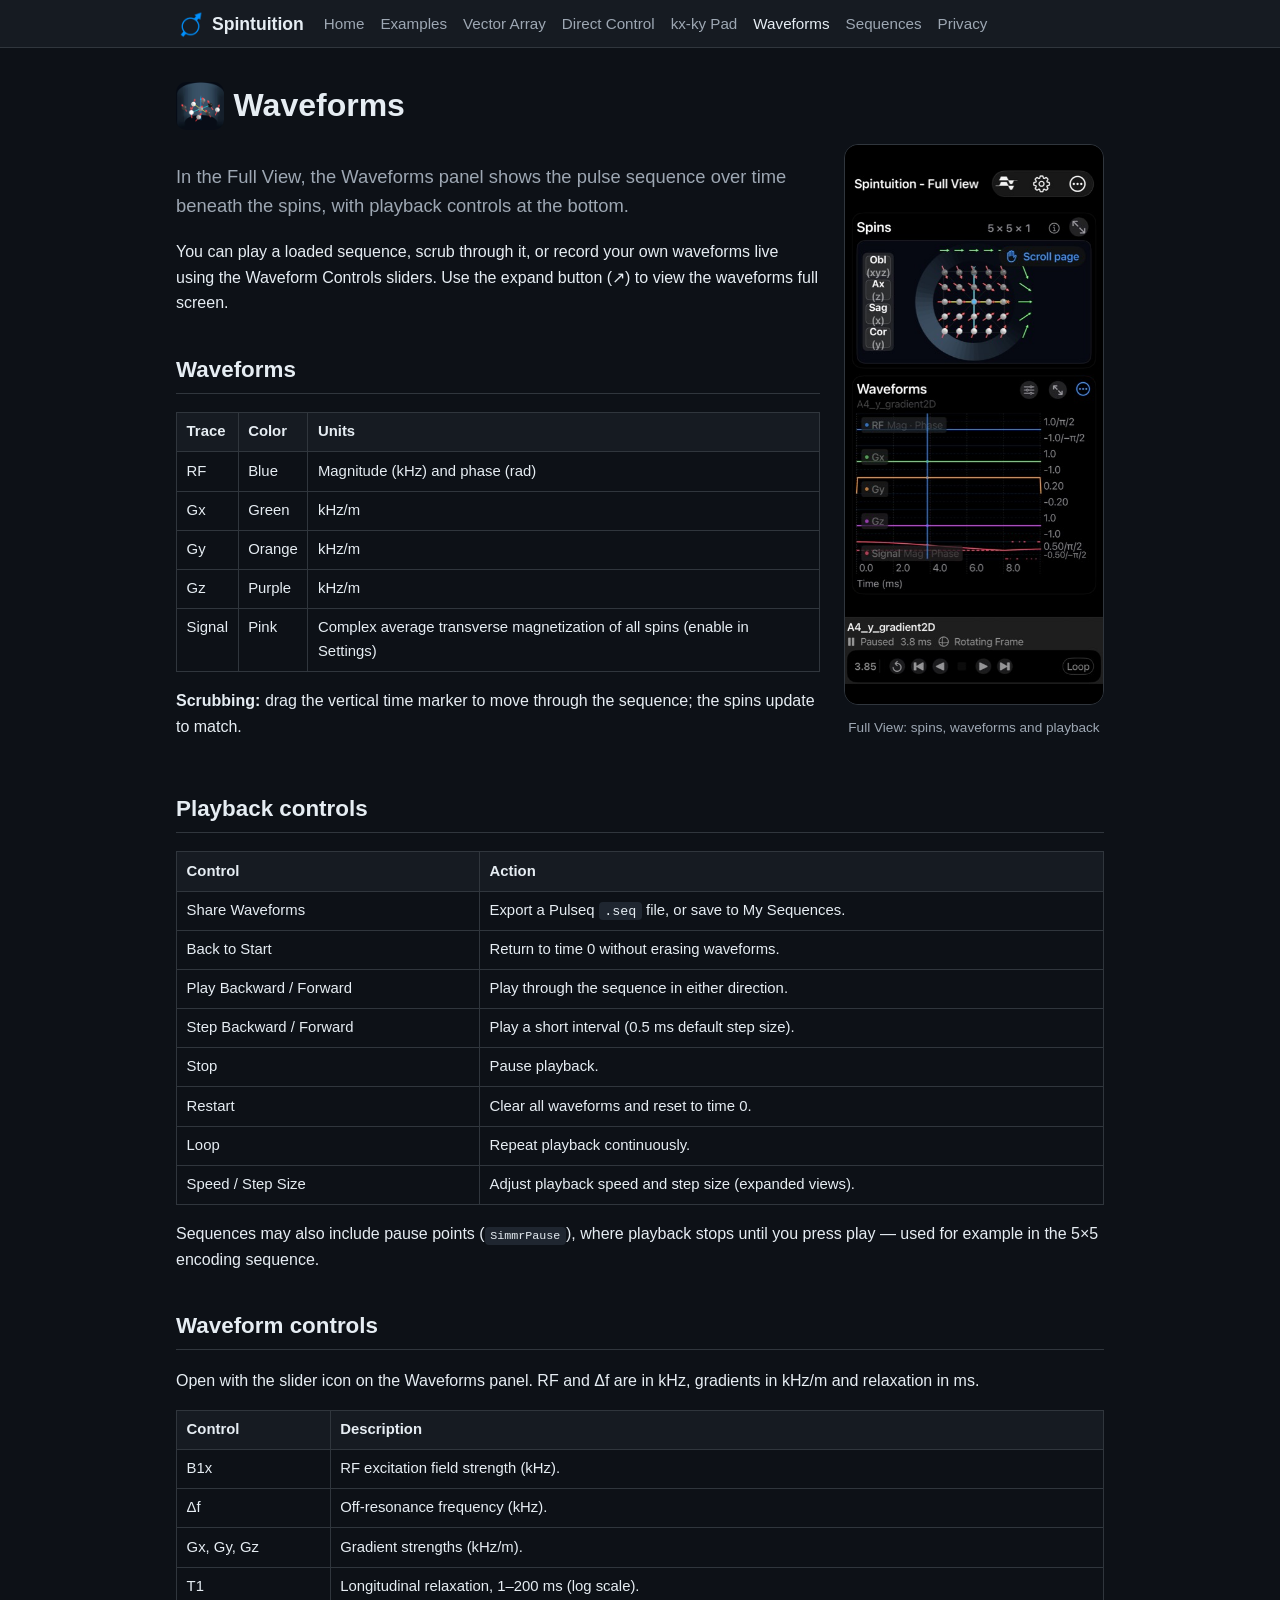
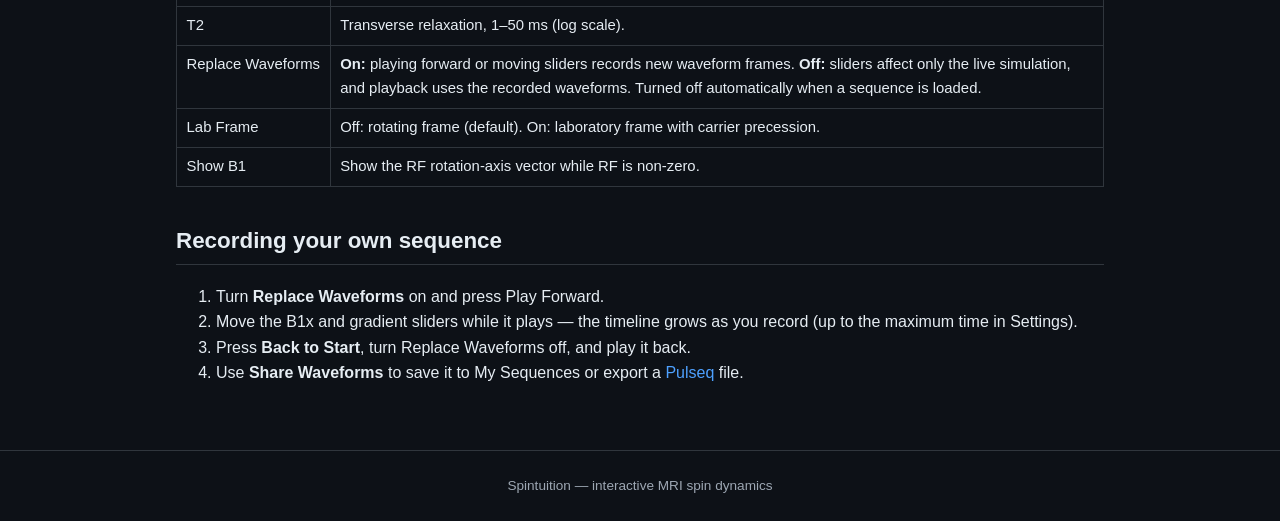
<file: spintuition/sequence-panel.html>
<!DOCTYPE html>
<html lang="en">
<head>
  <meta charset="utf-8">
  <meta name="viewport" content="width=device-width, initial-scale=1">
  <title>Waveforms — Spintuition</title>
  <link rel="icon" type="image/png" href="img/spinicon.png">
  <link rel="stylesheet" href="css/style.css">
</head>
<body>
  <header class="site-header">
    <div class="inner">
      <a class="brand" href="index.html"><img src="img/spinicon.png" alt="">Spintuition</a>
      <nav>
        <a href="index.html">Home</a>
        <a href="examples.html">Examples</a>
        <a href="vector-array.html">Vector Array</a>
        <a href="direct-control.html">Direct Control</a>
        <a href="kx-ky.html">kx-ky Pad</a>
        <a class="active" href="sequence-panel.html">Waveforms</a>
        <a href="pulseq.html">Sequences</a>
        <a href="privacy.html">Privacy</a>
      </nav>
    </div>
  </header>

  <main>
    <h1 class="page-title"><img src="img/AppIcon60.png" alt="">Waveforms</h1>
    <div class="split">
      <div>
        <p class="lead">In the Full View, the Waveforms panel shows the pulse sequence over time beneath
          the spins, with playback controls at the bottom.</p>
        <p>You can play a loaded sequence, scrub through it, or record your own waveforms live using
          the Waveform Controls sliders. Use the expand button (↗) to view the waveforms full screen.</p>

        <h2>Waveforms</h2>
        <table>
          <tr><th>Trace</th><th>Color</th><th>Units</th></tr>
          <tr><td>RF</td><td>Blue</td><td>Magnitude (kHz) and phase (rad)</td></tr>
          <tr><td>Gx</td><td>Green</td><td>kHz/m</td></tr>
          <tr><td>Gy</td><td>Orange</td><td>kHz/m</td></tr>
          <tr><td>Gz</td><td>Purple</td><td>kHz/m</td></tr>
          <tr><td>Signal</td><td>Pink</td><td>Complex average transverse magnetization of all spins (enable in Settings)</td></tr>
        </table>
        <p><strong>Scrubbing:</strong> drag the vertical time marker to move through the sequence; the spins
          update to match.</p>
      </div>
      <figure>
        <img class="shot" src="img/full-view.jpg" alt="Full View with spins and waveforms for a y-gradient example">
        <figcaption>Full View: spins, waveforms and playback</figcaption>
      </figure>
    </div>

    <h2>Playback controls</h2>
    <table>
      <tr><th>Control</th><th>Action</th></tr>
      <tr><td>Share Waveforms</td><td>Export a Pulseq <code>.seq</code> file, or save to My Sequences.</td></tr>
      <tr><td>Back to Start</td><td>Return to time 0 without erasing waveforms.</td></tr>
      <tr><td>Play Backward / Forward</td><td>Play through the sequence in either direction.</td></tr>
      <tr><td>Step Backward / Forward</td><td>Play a short interval (0.5&nbsp;ms default step size).</td></tr>
      <tr><td>Stop</td><td>Pause playback.</td></tr>
      <tr><td>Restart</td><td>Clear all waveforms and reset to time 0.</td></tr>
      <tr><td>Loop</td><td>Repeat playback continuously.</td></tr>
      <tr><td>Speed / Step Size</td><td>Adjust playback speed and step size (expanded views).</td></tr>
    </table>
    <p>Sequences may also include pause points (<code>SimmrPause</code>), where playback stops until you
      press play — used for example in the 5×5 encoding sequence.</p>

    <h2>Waveform controls</h2>
    <p>Open with the slider icon on the Waveforms panel. RF and Δf are in kHz, gradients in kHz/m and
      relaxation in ms.</p>
    <table>
      <tr><th>Control</th><th>Description</th></tr>
      <tr><td>B1x</td><td>RF excitation field strength (kHz).</td></tr>
      <tr><td>Δf</td><td>Off-resonance frequency (kHz).</td></tr>
      <tr><td>Gx, Gy, Gz</td><td>Gradient strengths (kHz/m).</td></tr>
      <tr><td>T1</td><td>Longitudinal relaxation, 1–200&nbsp;ms (log scale).</td></tr>
      <tr><td>T2</td><td>Transverse relaxation, 1–50&nbsp;ms (log scale).</td></tr>
      <tr><td>Replace Waveforms</td><td><strong>On:</strong> playing forward or moving sliders records new waveform frames.
        <strong>Off:</strong> sliders affect only the live simulation, and playback uses the recorded waveforms.
        Turned off automatically when a sequence is loaded.</td></tr>
      <tr><td>Lab Frame</td><td>Off: rotating frame (default). On: laboratory frame with carrier precession.</td></tr>
      <tr><td>Show B1</td><td>Show the RF rotation-axis vector while RF is non-zero.</td></tr>
    </table>

    <h2>Recording your own sequence</h2>
    <ol>
      <li>Turn <strong>Replace Waveforms</strong> on and press Play Forward.</li>
      <li>Move the B1x and gradient sliders while it plays — the timeline grows as you record (up to the
        maximum time in Settings).</li>
      <li>Press <strong>Back to Start</strong>, turn Replace Waveforms off, and play it back.</li>
      <li>Use <strong>Share Waveforms</strong> to save it to My Sequences or export a
        <a href="pulseq.html">Pulseq</a> file.</li>
    </ol>
  </main>

  <footer>Spintuition — interactive MRI spin dynamics</footer>
</body>
</html>
</file>
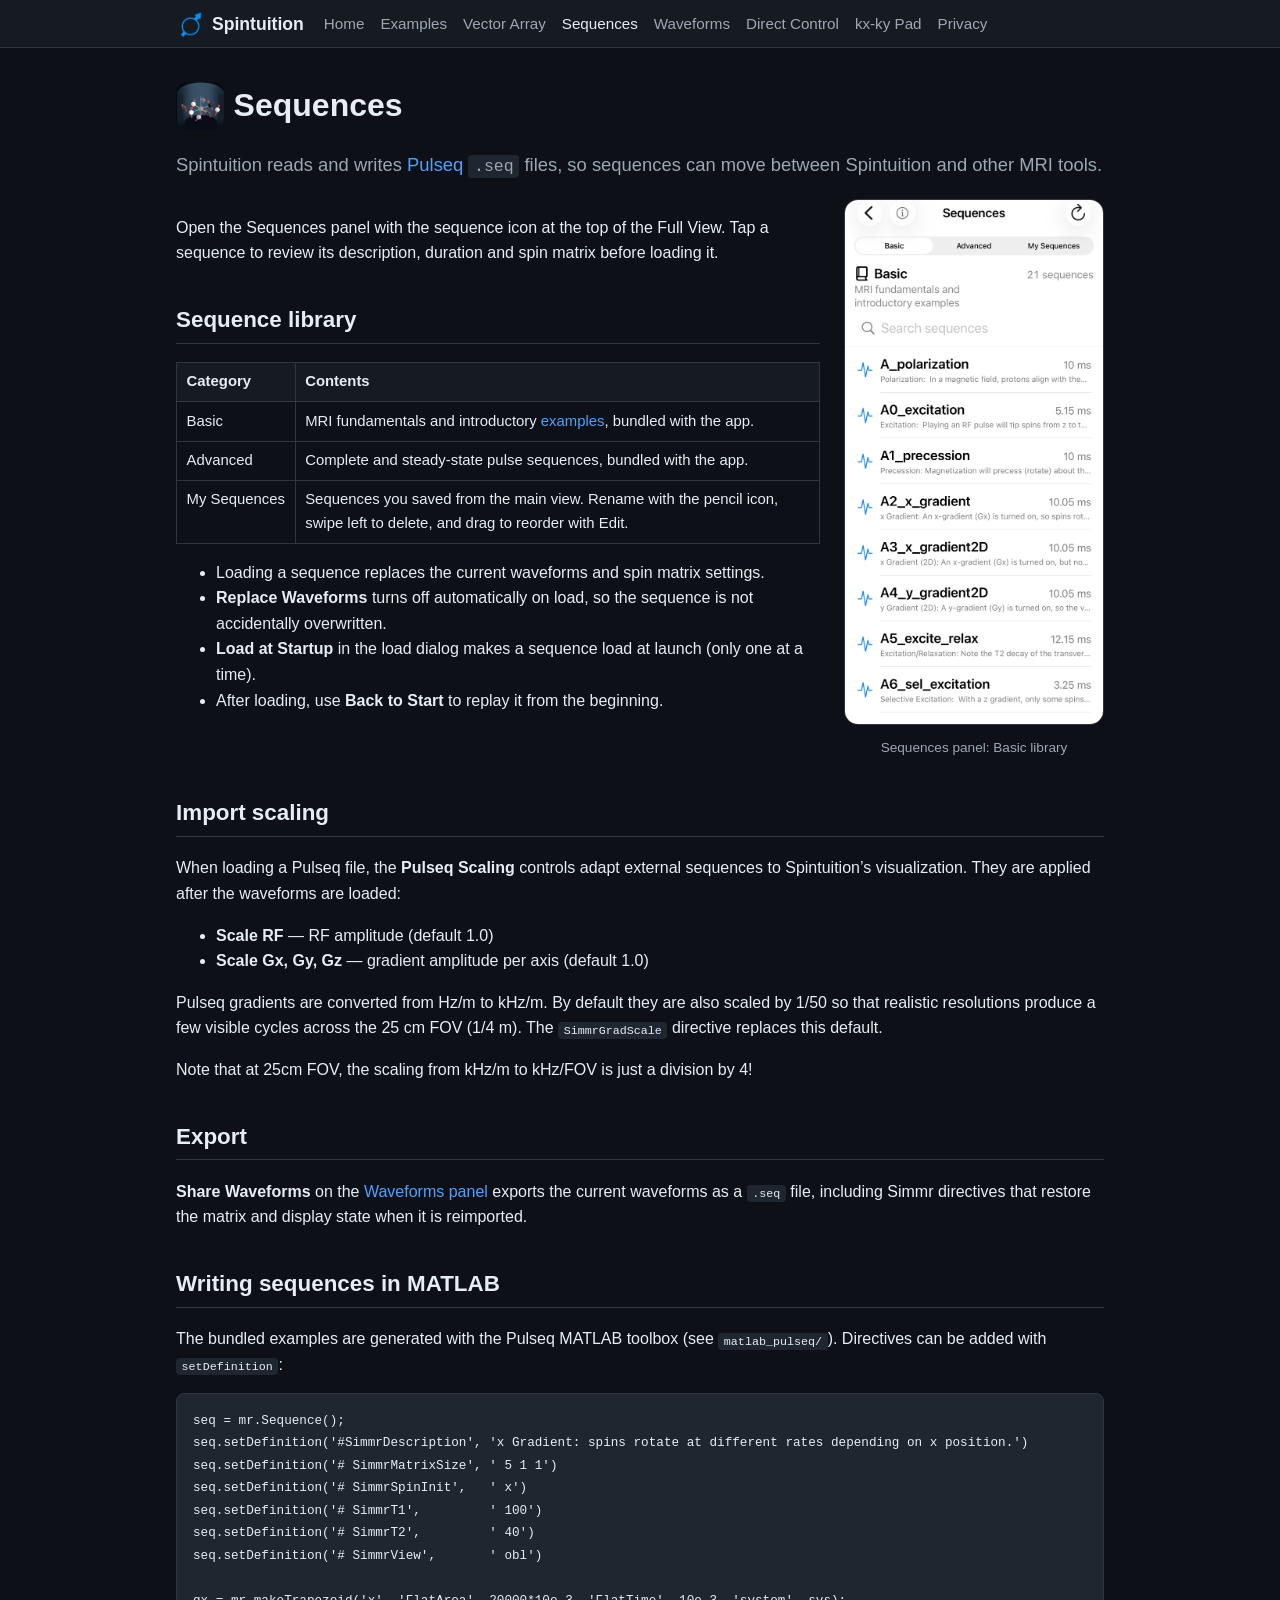
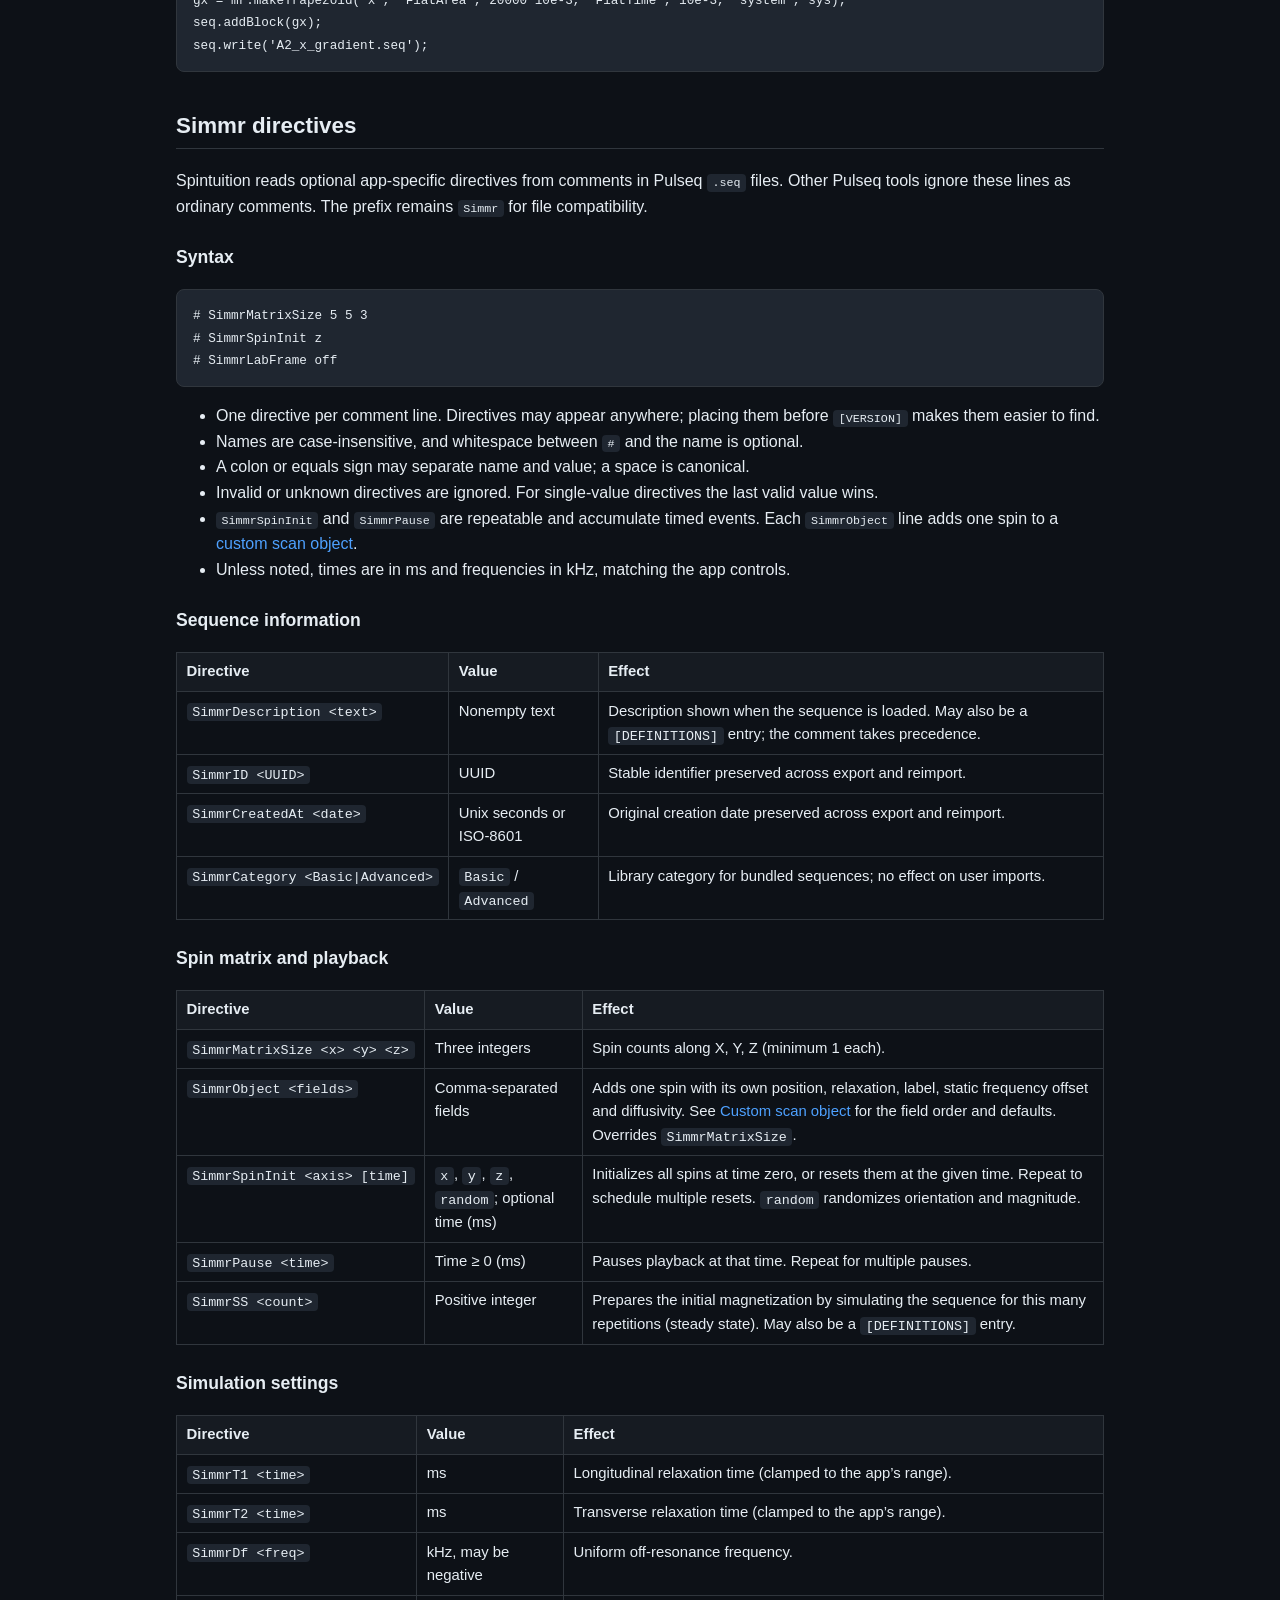
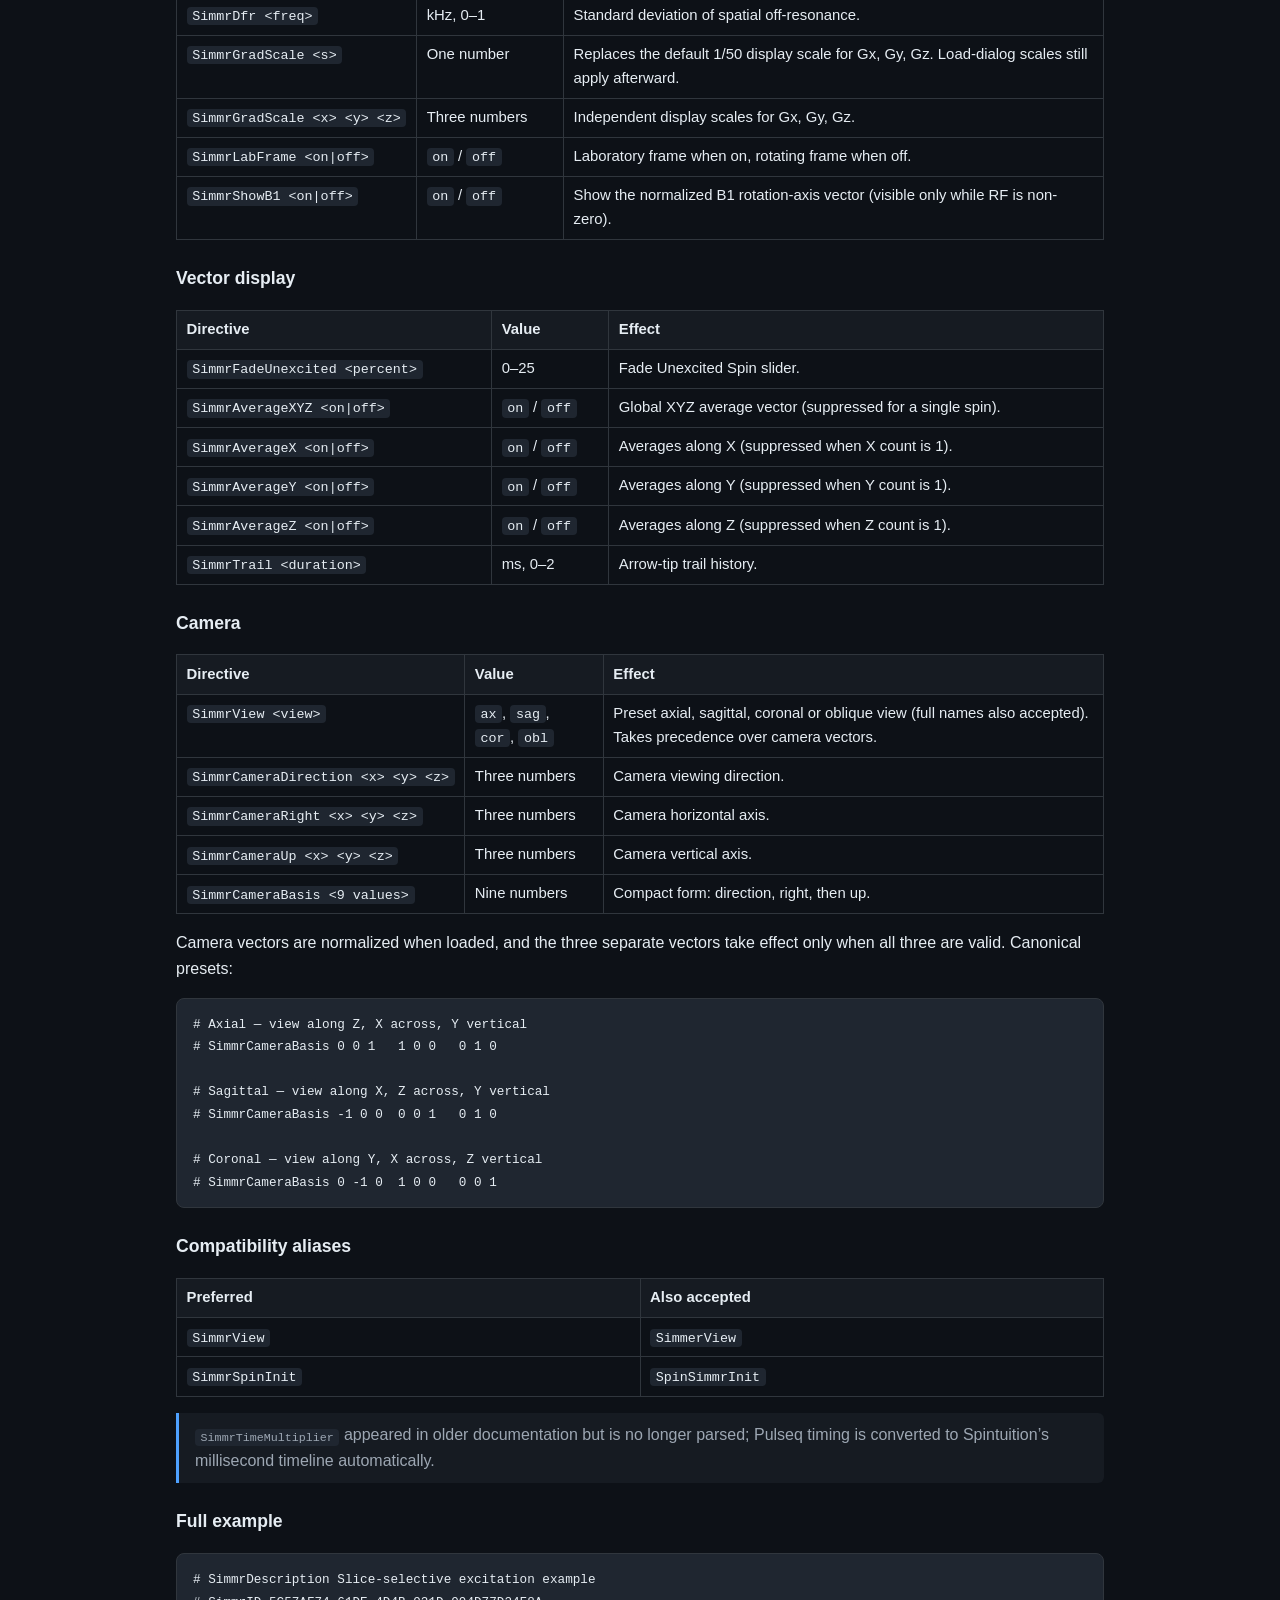
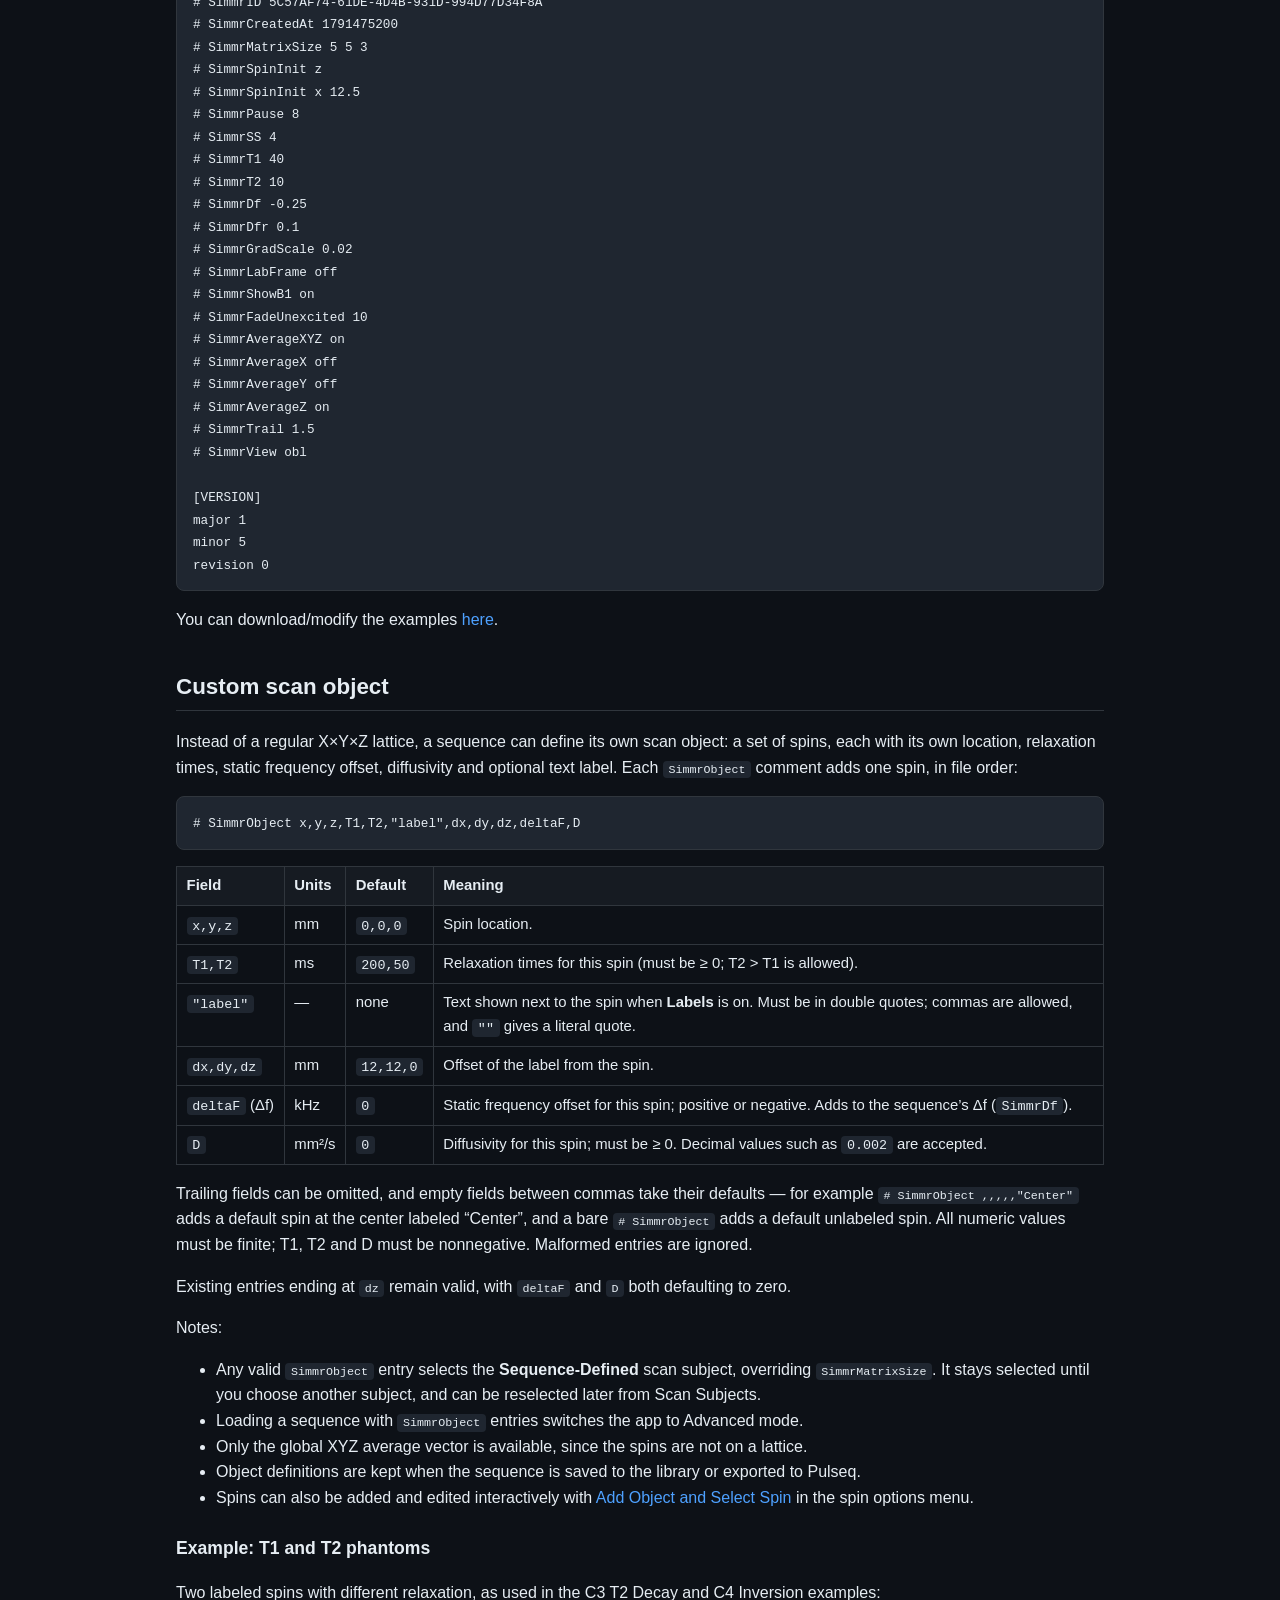
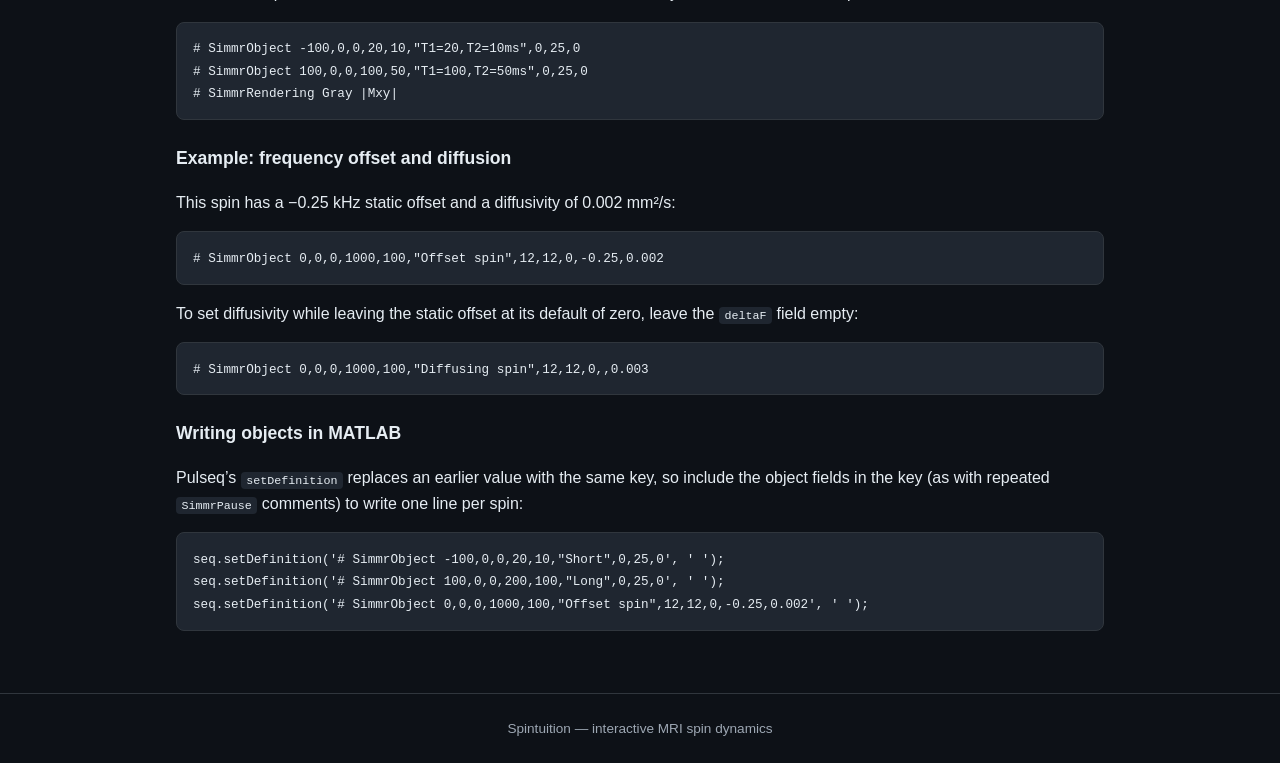
<file: spintuition/sequences.html>
<!DOCTYPE html>
<html lang="en">
<head>
  <meta charset="utf-8">
  <meta name="viewport" content="width=device-width, initial-scale=1">
  <title>Sequences — Spintuition</title>
  <link rel="icon" type="image/png" href="img/spinicon.png">
  <link rel="stylesheet" href="css/style.css">
</head>
<body>
  <header class="site-header">
    <div class="inner">
      <a class="brand" href="index.html"><img src="img/spinicon.png" alt="">Spintuition</a>
      <nav>
        <a href="index.html">Home</a>
        <a href="examples.html">Examples</a>
        <a href="vector-array.html">Vector Array</a>
        <a class="active" href="sequences.html">Sequences</a>
        <a href="waveforms.html">Waveforms</a>
        <a href="direct-control.html">Direct Control</a>
        <a href="kx-ky.html">kx-ky Pad</a>
        <a href="privacy.html">Privacy</a>
      </nav>
    </div>
  </header>

  <main>
    <h1 class="page-title"><img src="img/AppIcon60.png" alt="">Sequences</h1>
    <p class="lead">Spintuition reads and writes <a href="https://pulseq.github.io/">Pulseq</a>
      <code>.seq</code> files, so sequences can move between Spintuition and other MRI tools.</p>
    <div class="split">
      <div>
        <p>Open the Sequences panel with the sequence icon at the top of the Full View. Tap a sequence to
          review its description, duration and spin matrix before loading it.</p>

        <h2>Sequence library</h2>
        <table>
          <tr><th>Category</th><th>Contents</th></tr>
          <tr><td>Basic</td><td>MRI fundamentals and introductory <a href="examples.html">examples</a>, bundled with the app.</td></tr>
          <tr><td>Advanced</td><td>Complete and steady-state pulse sequences, bundled with the app.</td></tr>
          <tr><td>My Sequences</td><td>Sequences you saved from the main view. Rename with the pencil icon, swipe left to delete, and drag to reorder with Edit.</td></tr>
        </table>
        <ul>
          <li>Loading a sequence replaces the current waveforms and spin matrix settings.</li>
          <li><strong>Replace Waveforms</strong> turns off automatically on load, so the sequence is not accidentally overwritten.</li>
          <li><strong>Load at Startup</strong> in the load dialog makes a sequence load at launch (only one at a time).</li>
          <li>After loading, use <strong>Back to Start</strong> to replay it from the beginning.</li>
        </ul>
      </div>
      <figure>
        <img class="shot" src="img/sequences-full.jpg" alt="Sequences panel showing the Basic library list">
        <figcaption>Sequences panel: Basic library</figcaption>
      </figure>
    </div>

    <h2>Import scaling</h2>
    <p>When loading a Pulseq file, the <strong>Pulseq Scaling</strong> controls adapt external sequences to
      Spintuition’s visualization. They are applied after the waveforms are loaded:</p>
    <ul>
      <li><strong>Scale RF</strong> — RF amplitude (default 1.0)</li>
      <li><strong>Scale Gx, Gy, Gz</strong> — gradient amplitude per axis (default 1.0)</li>
    </ul>
    <p>Pulseq gradients are converted from Hz/m to kHz/m.  By default they are also scaled by 1/50 so that
      realistic resolutions produce a few visible cycles across the 25&nbsp;cm FOV (1/4 m). The
      <code>SimmrGradScale</code> directive replaces this default.</p>
	<p>Note that at 25cm FOV,  the scaling from kHz/m to kHz/FOV 			is just a division by 4!</p>

    <h2>Export</h2>
    <p><strong>Share Waveforms</strong> on the <a href="waveforms.html">Waveforms panel</a> exports the current
      waveforms as a <code>.seq</code> file, including Simmr directives that restore the matrix and display
      state when it is reimported.</p>

    <h2>Writing sequences in MATLAB</h2>
    <p>The bundled examples are generated with the Pulseq MATLAB toolbox (see <code>matlab_pulseq/</code>).
      Directives can be added with <code>setDefinition</code>:</p>
<pre><code>seq = mr.Sequence();
seq.setDefinition('#SimmrDescription', 'x Gradient: spins rotate at different rates depending on x position.')
seq.setDefinition('# SimmrMatrixSize', ' 5 1 1')
seq.setDefinition('# SimmrSpinInit',   ' x')
seq.setDefinition('# SimmrT1',         ' 100')
seq.setDefinition('# SimmrT2',         ' 40')
seq.setDefinition('# SimmrView',       ' obl')

gx = mr.makeTrapezoid('x', 'FlatArea', 20000*10e-3, 'FlatTime', 10e-3, 'system', sys);
seq.addBlock(gx);
seq.write('A2_x_gradient.seq');</code></pre>

    <h2 id="directives">Simmr directives</h2>
    <p>Spintuition reads optional app-specific directives from comments in Pulseq <code>.seq</code> files.
      Other Pulseq tools ignore these lines as ordinary comments. The prefix remains <code>Simmr</code> for
      file compatibility.</p>

    <h3>Syntax</h3>
<pre><code># SimmrMatrixSize 5 5 3
# SimmrSpinInit z
# SimmrLabFrame off</code></pre>
    <ul>
      <li>One directive per comment line. Directives may appear anywhere; placing them before
        <code>[VERSION]</code> makes them easier to find.</li>
      <li>Names are case-insensitive, and whitespace between <code>#</code> and the name is optional.</li>
      <li>A colon or equals sign may separate name and value; a space is canonical.</li>
      <li>Invalid or unknown directives are ignored. For single-value directives the last valid value wins.</li>
      <li><code>SimmrSpinInit</code> and <code>SimmrPause</code> are repeatable and accumulate timed events.
        Each <code>SimmrObject</code> line adds one spin to a <a href="#custom-object">custom scan object</a>.</li>
      <li>Unless noted, times are in ms and frequencies in kHz, matching the app controls.</li>
    </ul>

    <h3>Sequence information</h3>
    <table>
      <tr><th>Directive</th><th>Value</th><th>Effect</th></tr>
      <tr><td><code>SimmrDescription &lt;text&gt;</code></td><td>Nonempty text</td><td>Description shown when the sequence is loaded. May also be a <code>[DEFINITIONS]</code> entry; the comment takes precedence.</td></tr>
      <tr><td><code>SimmrID &lt;UUID&gt;</code></td><td>UUID</td><td>Stable identifier preserved across export and reimport.</td></tr>
      <tr><td><code>SimmrCreatedAt &lt;date&gt;</code></td><td>Unix seconds or ISO-8601</td><td>Original creation date preserved across export and reimport.</td></tr>
      <tr><td><code>SimmrCategory &lt;Basic|Advanced&gt;</code></td><td><code>Basic</code> / <code>Advanced</code></td><td>Library category for bundled sequences; no effect on user imports.</td></tr>
    </table>

    <h3>Spin matrix and playback</h3>
    <table>
      <tr><th>Directive</th><th>Value</th><th>Effect</th></tr>
      <tr><td><code>SimmrMatrixSize &lt;x&gt; &lt;y&gt; &lt;z&gt;</code></td><td>Three integers</td><td>Spin counts along X, Y, Z (minimum 1 each).</td></tr>
      <tr><td><code>SimmrObject &lt;fields&gt;</code></td><td>Comma-separated fields</td><td>Adds one spin with its own position, relaxation, label, static frequency offset and diffusivity. See <a href="#custom-object">Custom scan object</a> for the field order and defaults. Overrides <code>SimmrMatrixSize</code>.</td></tr>
      <tr><td><code>SimmrSpinInit &lt;axis&gt; [time]</code></td><td><code>x</code>, <code>y</code>, <code>z</code>, <code>random</code>; optional time (ms)</td><td>Initializes all spins at time zero, or resets them at the given time. Repeat to schedule multiple resets. <code>random</code> randomizes orientation and magnitude.</td></tr>
      <tr><td><code>SimmrPause &lt;time&gt;</code></td><td>Time ≥ 0 (ms)</td><td>Pauses playback at that time. Repeat for multiple pauses.</td></tr>
      <tr><td><code>SimmrSS &lt;count&gt;</code></td><td>Positive integer</td><td>Prepares the initial magnetization by simulating the sequence for this many repetitions (steady state). May also be a <code>[DEFINITIONS]</code> entry.</td></tr>
    </table>

    <h3>Simulation settings</h3>
    <table>
      <tr><th>Directive</th><th>Value</th><th>Effect</th></tr>
      <tr><td><code>SimmrT1 &lt;time&gt;</code></td><td>ms</td><td>Longitudinal relaxation time (clamped to the app’s range).</td></tr>
      <tr><td><code>SimmrT2 &lt;time&gt;</code></td><td>ms</td><td>Transverse relaxation time (clamped to the app’s range).</td></tr>
      <tr><td><code>SimmrDf &lt;freq&gt;</code></td><td>kHz, may be negative</td><td>Uniform off-resonance frequency.</td></tr>
      <tr><td><code>SimmrDfr &lt;freq&gt;</code></td><td>kHz, 0–1</td><td>Standard deviation of spatial off-resonance.</td></tr>
      <tr><td><code>SimmrGradScale &lt;s&gt;</code></td><td>One number</td><td>Replaces the default 1/50 display scale for Gx, Gy, Gz. Load-dialog scales still apply afterward.</td></tr>
      <tr><td><code>SimmrGradScale &lt;x&gt; &lt;y&gt; &lt;z&gt;</code></td><td>Three numbers</td><td>Independent display scales for Gx, Gy, Gz.</td></tr>
      <tr><td><code>SimmrLabFrame &lt;on|off&gt;</code></td><td><code>on</code> / <code>off</code></td><td>Laboratory frame when on, rotating frame when off.</td></tr>
      <tr><td><code>SimmrShowB1 &lt;on|off&gt;</code></td><td><code>on</code> / <code>off</code></td><td>Show the normalized B1 rotation-axis vector (visible only while RF is non-zero).</td></tr>
    </table>

    <h3>Vector display</h3>
    <table>
      <tr><th>Directive</th><th>Value</th><th>Effect</th></tr>
      <tr><td><code>SimmrFadeUnexcited &lt;percent&gt;</code></td><td>0–25</td><td>Fade Unexcited Spin slider.</td></tr>
      <tr><td><code>SimmrAverageXYZ &lt;on|off&gt;</code></td><td><code>on</code> / <code>off</code></td><td>Global XYZ average vector (suppressed for a single spin).</td></tr>
      <tr><td><code>SimmrAverageX &lt;on|off&gt;</code></td><td><code>on</code> / <code>off</code></td><td>Averages along X (suppressed when X count is 1).</td></tr>
      <tr><td><code>SimmrAverageY &lt;on|off&gt;</code></td><td><code>on</code> / <code>off</code></td><td>Averages along Y (suppressed when Y count is 1).</td></tr>
      <tr><td><code>SimmrAverageZ &lt;on|off&gt;</code></td><td><code>on</code> / <code>off</code></td><td>Averages along Z (suppressed when Z count is 1).</td></tr>
      <tr><td><code>SimmrTrail &lt;duration&gt;</code></td><td>ms, 0–2</td><td>Arrow-tip trail history.</td></tr>
    </table>

    <h3>Camera</h3>
    <table>
      <tr><th>Directive</th><th>Value</th><th>Effect</th></tr>
      <tr><td><code>SimmrView &lt;view&gt;</code></td><td><code>ax</code>, <code>sag</code>, <code>cor</code>, <code>obl</code></td><td>Preset axial, sagittal, coronal or oblique view (full names also accepted). Takes precedence over camera vectors.</td></tr>
      <tr><td><code>SimmrCameraDirection &lt;x&gt; &lt;y&gt; &lt;z&gt;</code></td><td>Three numbers</td><td>Camera viewing direction.</td></tr>
      <tr><td><code>SimmrCameraRight &lt;x&gt; &lt;y&gt; &lt;z&gt;</code></td><td>Three numbers</td><td>Camera horizontal axis.</td></tr>
      <tr><td><code>SimmrCameraUp &lt;x&gt; &lt;y&gt; &lt;z&gt;</code></td><td>Three numbers</td><td>Camera vertical axis.</td></tr>
      <tr><td><code>SimmrCameraBasis &lt;9 values&gt;</code></td><td>Nine numbers</td><td>Compact form: direction, right, then up.</td></tr>
    </table>
    <p>Camera vectors are normalized when loaded, and the three separate vectors take effect only when all
      three are valid. Canonical presets:</p>
<pre><code># Axial — view along Z, X across, Y vertical
# SimmrCameraBasis 0 0 1   1 0 0   0 1 0

# Sagittal — view along X, Z across, Y vertical
# SimmrCameraBasis -1 0 0  0 0 1   0 1 0

# Coronal — view along Y, X across, Z vertical
# SimmrCameraBasis 0 -1 0  1 0 0   0 0 1</code></pre>

    <h3>Compatibility aliases</h3>
    <table>
      <tr><th>Preferred</th><th>Also accepted</th></tr>
      <tr><td><code>SimmrView</code></td><td><code>SimmerView</code></td></tr>
      <tr><td><code>SimmrSpinInit</code></td><td><code>SpinSimmrInit</code></td></tr>
    </table>
    <p class="note"><code>SimmrTimeMultiplier</code> appeared in older documentation but is no longer parsed;
      Pulseq timing is converted to Spintuition’s millisecond timeline automatically.</p>

    <h3>Full example</h3>
<pre><code># SimmrDescription Slice-selective excitation example
# SimmrID 5C57AF74-61DE-4D4B-931D-994D77D34F8A
# SimmrCreatedAt 1791475200
# SimmrMatrixSize 5 5 3
# SimmrSpinInit z
# SimmrSpinInit x 12.5
# SimmrPause 8
# SimmrSS 4
# SimmrT1 40
# SimmrT2 10
# SimmrDf -0.25
# SimmrDfr 0.1
# SimmrGradScale 0.02
# SimmrLabFrame off
# SimmrShowB1 on
# SimmrFadeUnexcited 10
# SimmrAverageXYZ on
# SimmrAverageX off
# SimmrAverageY off
# SimmrAverageZ on
# SimmrTrail 1.5
# SimmrView obl

[VERSION]
major 1
minor 5
revision 0</code></pre>
    <p>You can download/modify the examples <a href="downloads/spintuition-examples.tar" download>here</a>.</p>

    <h2 id="custom-object">Custom scan object</h2>
    <p>Instead of a regular X×Y×Z lattice, a sequence can define its own scan object: a set of spins,
      each with its own location, relaxation times, static frequency offset, diffusivity and optional text label. Each
      <code>SimmrObject</code> comment adds one spin, in file order:</p>
<pre><code># SimmrObject x,y,z,T1,T2,"label",dx,dy,dz,deltaF,D</code></pre>
    <table>
      <tr><th>Field</th><th>Units</th><th>Default</th><th>Meaning</th></tr>
      <tr><td><code>x,y,z</code></td><td>mm</td><td><code>0,0,0</code></td><td>Spin location.</td></tr>
      <tr><td><code>T1,T2</code></td><td>ms</td><td><code>200,50</code></td><td>Relaxation times for this spin (must be ≥ 0; T2 &gt; T1 is allowed).</td></tr>
      <tr><td><code>"label"</code></td><td>—</td><td>none</td><td>Text shown next to the spin when <strong>Labels</strong> is on. Must be in double quotes; commas are allowed, and <code>""</code> gives a literal quote.</td></tr>
      <tr><td><code>dx,dy,dz</code></td><td>mm</td><td><code>12,12,0</code></td><td>Offset of the label from the spin.</td></tr>
      <tr><td><code>deltaF</code> (Δf)</td><td>kHz</td><td><code>0</code></td><td>Static frequency offset for this spin; positive or negative. Adds to the sequence’s Δf (<code>SimmrDf</code>).</td></tr>
      <tr><td><code>D</code></td><td>mm²/s</td><td><code>0</code></td><td>Diffusivity for this spin; must be ≥ 0. Decimal values such as <code>0.002</code> are accepted.</td></tr>
    </table>
    <p>Trailing fields can be omitted, and empty fields between commas take their defaults — for example
      <code># SimmrObject ,,,,,"Center"</code> adds a default spin at the center labeled “Center”, and a bare
      <code># SimmrObject</code> adds a default unlabeled spin. All numeric values must be finite; T1, T2
      and D must be nonnegative. Malformed entries are ignored.</p>
    <p>Existing entries ending at <code>dz</code> remain valid, with <code>deltaF</code> and <code>D</code>
      both defaulting to zero.</p>
    <p>Notes:</p>
    <ul>
      <li>Any valid <code>SimmrObject</code> entry selects the <strong>Sequence-Defined</strong> scan subject,
        overriding <code>SimmrMatrixSize</code>. It stays selected until you choose another subject, and can be
        reselected later from Scan Subjects.</li>
      <li>Loading a sequence with <code>SimmrObject</code> entries switches the app to Advanced mode.</li>
      <li>Only the global XYZ average vector is available, since the spins are not on a lattice.</li>
      <li>Object definitions are kept when the sequence is saved to the library or exported to Pulseq.</li>
      <li>Spins can also be added and edited interactively with <a href="vector-array.html#menu">Add Object
        and Select Spin</a> in the spin options menu.</li>
    </ul>

    <h3>Example: T1 and T2 phantoms</h3>
    <p>Two labeled spins with different relaxation, as used in the C3 T2 Decay and C4 Inversion examples:</p>
<pre><code># SimmrObject -100,0,0,20,10,"T1=20,T2=10ms",0,25,0
# SimmrObject 100,0,0,100,50,"T1=100,T2=50ms",0,25,0
# SimmrRendering Gray |Mxy|</code></pre>

    <h3>Example: frequency offset and diffusion</h3>
    <p>This spin has a −0.25 kHz static offset and a diffusivity of 0.002 mm²/s:</p>
<pre><code># SimmrObject 0,0,0,1000,100,"Offset spin",12,12,0,-0.25,0.002</code></pre>
    <p>To set diffusivity while leaving the static offset at its default of zero, leave the
      <code>deltaF</code> field empty:</p>
<pre><code># SimmrObject 0,0,0,1000,100,"Diffusing spin",12,12,0,,0.003</code></pre>

    <h3>Writing objects in MATLAB</h3>
    <p>Pulseq’s <code>setDefinition</code> replaces an earlier value with the same key, so include the object
      fields in the key (as with repeated <code>SimmrPause</code> comments) to write one line per spin:</p>
<pre><code>seq.setDefinition('# SimmrObject -100,0,0,20,10,"Short",0,25,0', ' ');
seq.setDefinition('# SimmrObject 100,0,0,200,100,"Long",0,25,0', ' ');
seq.setDefinition('# SimmrObject 0,0,0,1000,100,"Offset spin",12,12,0,-0.25,0.002', ' ');</code></pre>
  </main>

  <footer>Spintuition — interactive MRI spin dynamics</footer>
</body>
</html>
</file>
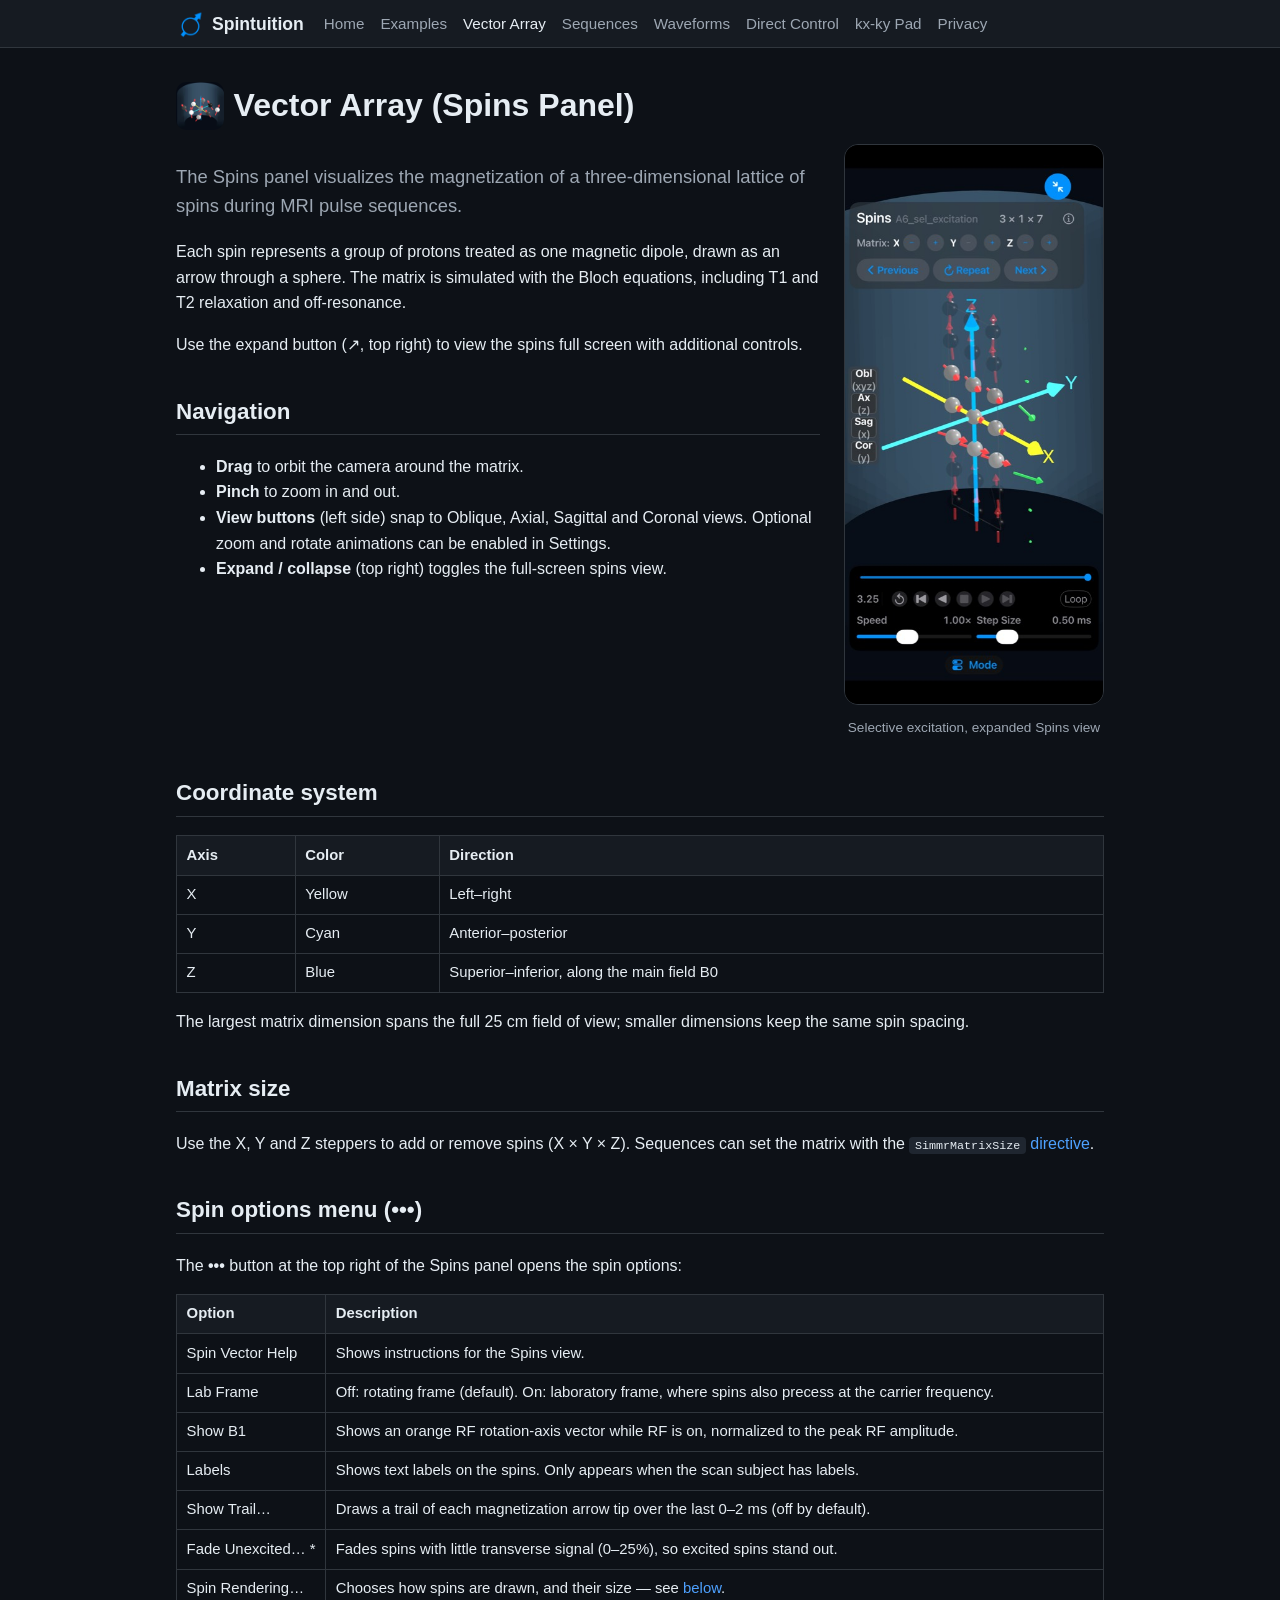
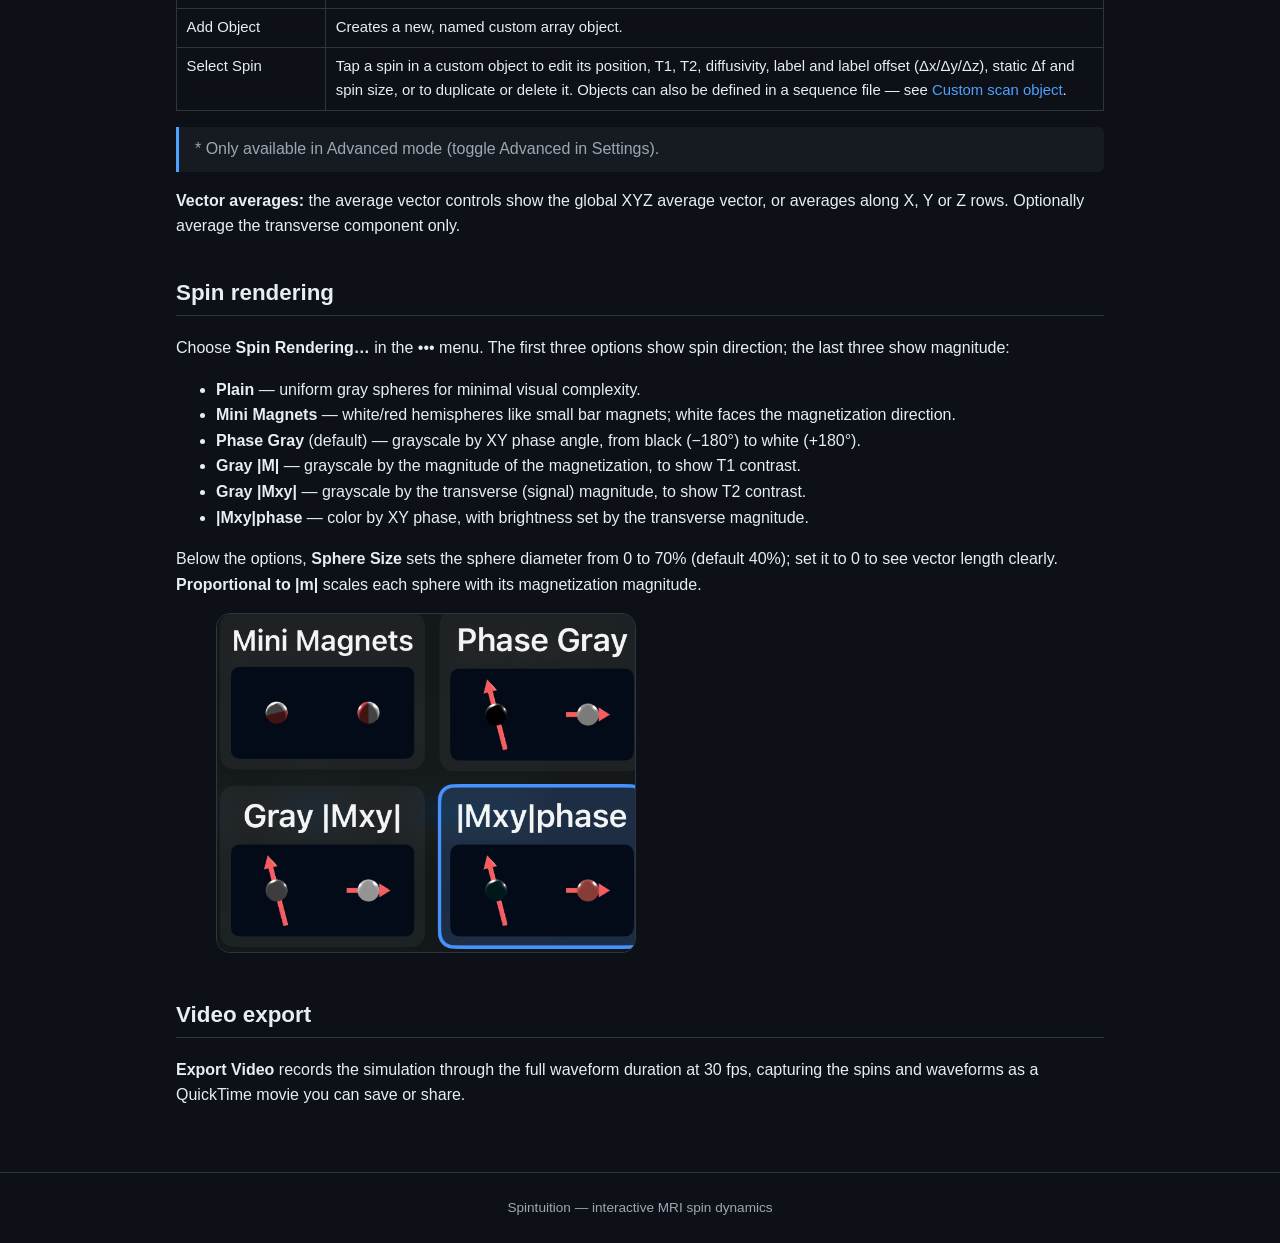
<file: spintuition/vector-array.html>
<!DOCTYPE html>
<html lang="en">
<head>
  <meta charset="utf-8">
  <meta name="viewport" content="width=device-width, initial-scale=1">
  <title>Vector Array — Spintuition</title>
  <link rel="icon" type="image/png" href="img/spinicon.png">
  <link rel="stylesheet" href="css/style.css">
</head>
<body>
  <header class="site-header">
    <div class="inner">
      <a class="brand" href="index.html"><img src="img/spinicon.png" alt="">Spintuition</a>
      <nav>
        <a href="index.html">Home</a>
        <a href="examples.html">Examples</a>
        <a class="active" href="vector-array.html">Vector Array</a>
        <a href="sequences.html">Sequences</a>
        <a href="waveforms.html">Waveforms</a>
        <a href="direct-control.html">Direct Control</a>
        <a href="kx-ky.html">kx-ky Pad</a>
        <a href="privacy.html">Privacy</a>
      </nav>
    </div>
  </header>

  <main>
    <h1 class="page-title"><img src="img/AppIcon60.png" alt="">Vector Array (Spins Panel)</h1>
    <div class="split">
      <div>
        <p class="lead">The Spins panel visualizes the magnetization of a three-dimensional lattice of
          spins during MRI pulse sequences.</p>
        <p>Each spin represents a group of protons treated as one magnetic dipole, drawn as an arrow
          through a sphere. The matrix is simulated with the Bloch equations, including T1 and T2
          relaxation and off-resonance.</p>
        <p>Use the expand button (↗, top right) to view the spins full screen with additional controls.</p>

        <h2>Navigation</h2>
        <ul>
          <li><strong>Drag</strong> to orbit the camera around the matrix.</li>
          <li><strong>Pinch</strong> to zoom in and out.</li>
          <li><strong>View buttons</strong> (left side) snap to Oblique, Axial, Sagittal and Coronal views.
            Optional zoom and rotate animations can be enabled in Settings.</li>
          <li><strong>Expand / collapse</strong> (top right) toggles the full-screen spins view.</li>
        </ul>
      </div>
      <figure>
        <img class="shot" src="img/sel-excitation.jpg" alt="Expanded Spins view during selective excitation">
        <figcaption>Selective excitation, expanded Spins view</figcaption>
      </figure>
    </div>

    <h2>Coordinate system</h2>
    <table>
      <tr><th>Axis</th><th>Color</th><th>Direction</th></tr>
      <tr><td>X</td><td>Yellow</td><td>Left–right</td></tr>
      <tr><td>Y</td><td>Cyan</td><td>Anterior–posterior</td></tr>
      <tr><td>Z</td><td>Blue</td><td>Superior–inferior, along the main field B0</td></tr>
    </table>
    <p>The largest matrix dimension spans the full 25&nbsp;cm field of view; smaller dimensions keep the
      same spin spacing.</p>

    <h2>Matrix size</h2>
    <p>Use the X, Y and Z steppers to add or remove spins (X × Y × Z). Sequences can set the matrix with
      the <code>SimmrMatrixSize</code> <a href="sequences.html#directives">directive</a>.</p>

    <h2 id="menu">Spin options menu (•••)</h2>
    <p>The <strong>•••</strong> button at the top right of the Spins panel opens the spin options:</p>
    <table>
      <tr><th>Option</th><th>Description</th></tr>
      <tr><td>Spin Vector Help</td><td>Shows instructions for the Spins view.</td></tr>
      <tr><td>Lab Frame</td><td>Off: rotating frame (default). On: laboratory frame, where spins also precess at the carrier frequency.</td></tr>
      <tr><td>Show B1</td><td>Shows an orange RF rotation-axis vector while RF is on, normalized to the peak RF amplitude.</td></tr>
      <tr><td>Labels</td><td>Shows text labels on the spins. Only appears when the scan subject has labels.</td></tr>
      <tr><td>Show Trail…</td><td>Draws a trail of each magnetization arrow tip over the last 0–2&nbsp;ms (off by default).</td></tr>
      <tr><td>Fade Unexcited…&nbsp;*</td><td>Fades spins with little transverse signal (0–25%), so excited spins stand out.</td></tr>
      <tr><td>Spin Rendering…</td><td>Chooses how spins are drawn, and their size — see <a href="#shading">below</a>.</td></tr>
      <tr><td>Add Object</td><td>Creates a new, named custom array object.</td></tr>
      <tr><td>Select Spin</td><td>Tap a spin in a custom object to edit its position, T1, T2, diffusivity, label and label offset (Δx/Δy/Δz), static Δf and spin size, or to duplicate or delete it. Objects can also be defined in a sequence file — see <a href="sequences.html#custom-object">Custom scan object</a>.</td></tr>
    </table>
    <p class="note">* Only available in Advanced mode (toggle Advanced in Settings).</p>
    <p><strong>Vector averages:</strong> the average vector controls show the global XYZ average vector, or
      averages along X, Y or Z rows. Optionally average the transverse component only.</p>

    <h2 id="shading">Spin rendering</h2>
    <p>Choose <strong>Spin Rendering…</strong> in the ••• menu. The first three options show spin direction;
      the last three show magnitude:</p>
    <ul>
      <li><strong>Plain</strong> — uniform gray spheres for minimal visual complexity.</li>
      <li><strong>Mini Magnets</strong> — white/red hemispheres like small bar magnets; white faces
        the magnetization direction.</li>
      <li><strong>Phase Gray</strong> (default) — grayscale by XY phase angle, from black (−180°) to white (+180°).</li>
      <li><strong>Gray |M|</strong> — grayscale by the magnitude of the magnetization, to show T1 contrast.</li>
      <li><strong>Gray |Mxy|</strong> — grayscale by the transverse (signal) magnitude, to show T2 contrast.</li>
      <li><strong>|Mxy|phase</strong> — color by XY phase, with brightness set by the transverse magnitude.</li>
    </ul>
    <p>Below the options, <strong>Sphere Size</strong> sets the sphere diameter from 0 to 70% (default 40%);
      set it to 0 to see vector length clearly. <strong>Proportional to |m|</strong> scales each sphere with
      its magnetization magnitude.</p>
    <figure>
      <img class="shot narrow" src="img/rendering.png" alt="Spin rendering options: Mini Magnets, Phase Gray, Gray |Mxy| and |Mxy|phase">
    </figure>

    <h2>Video export</h2>
    <p><strong>Export Video</strong> records the simulation through the full waveform duration at 30&nbsp;fps,
      capturing the spins and waveforms as a QuickTime movie you can save or share.</p>
  </main>

  <footer>Spintuition — interactive MRI spin dynamics</footer>
</body>
</html>
</file>
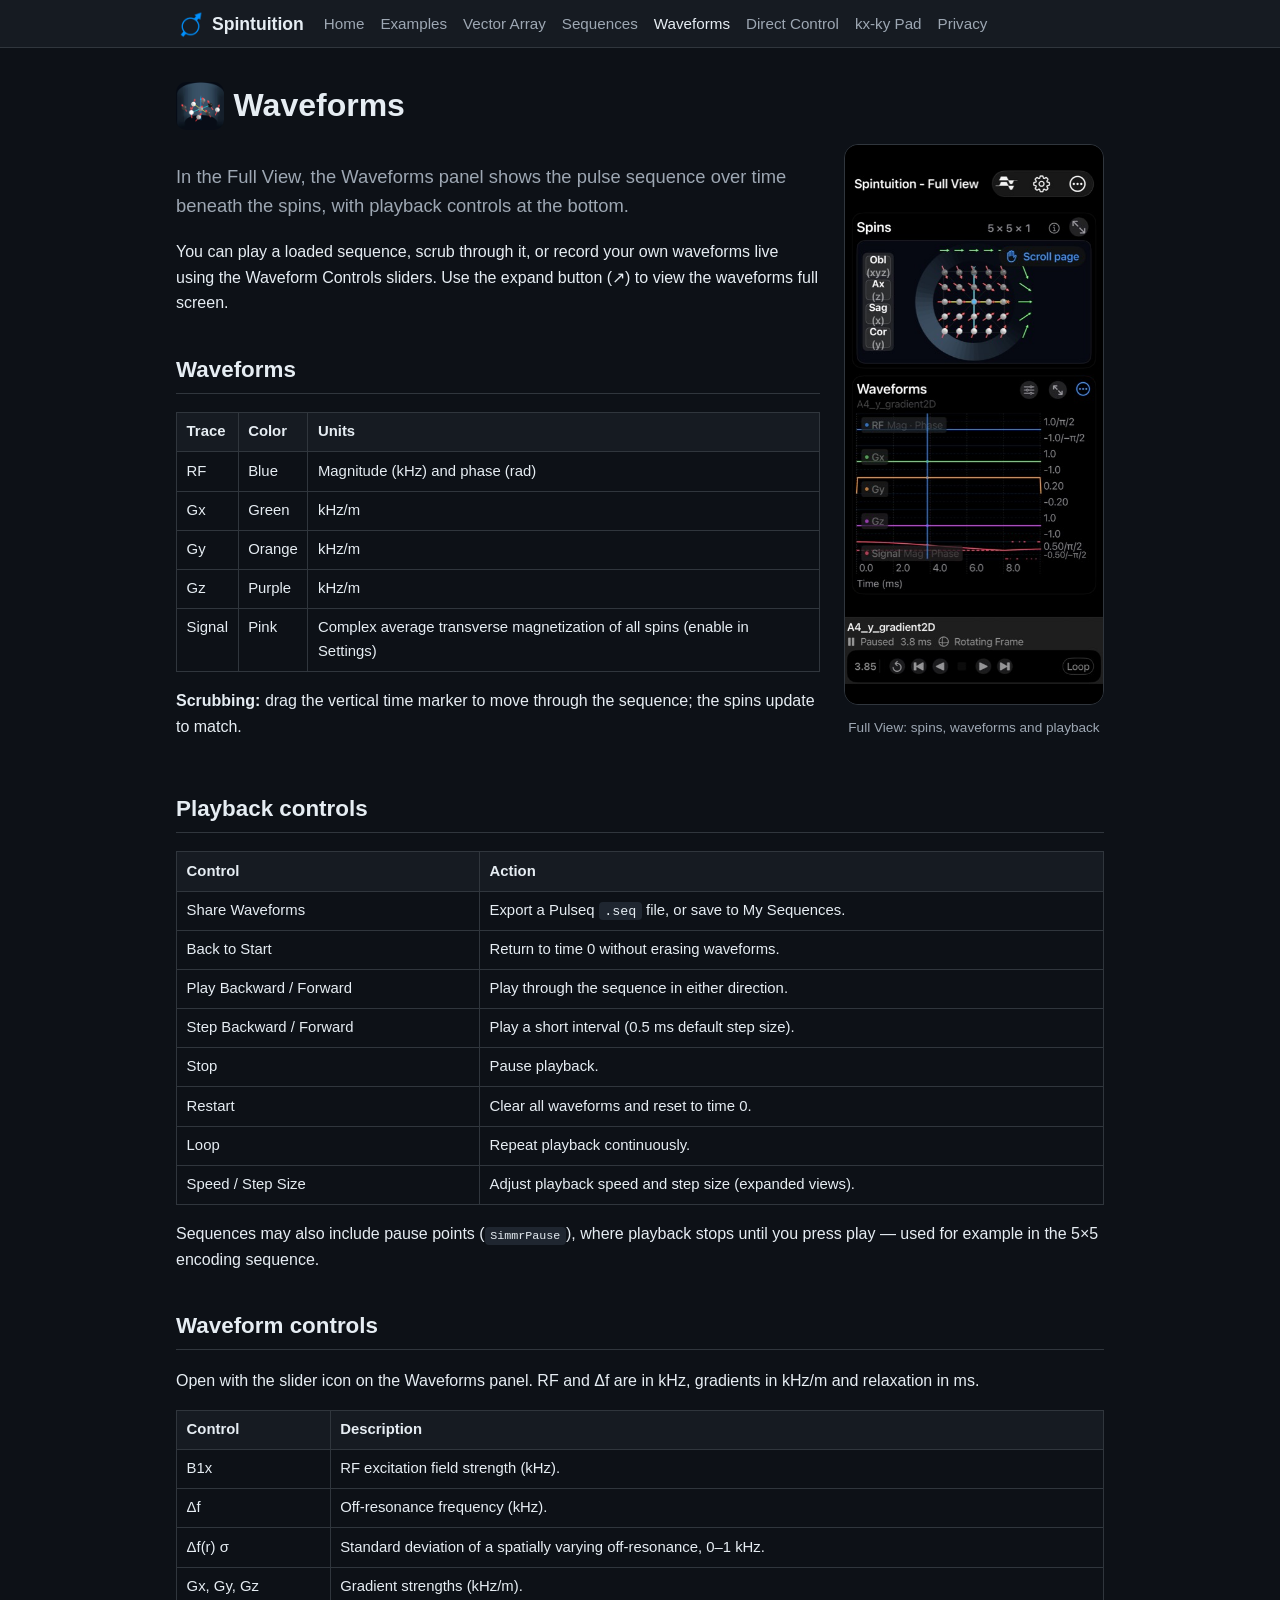
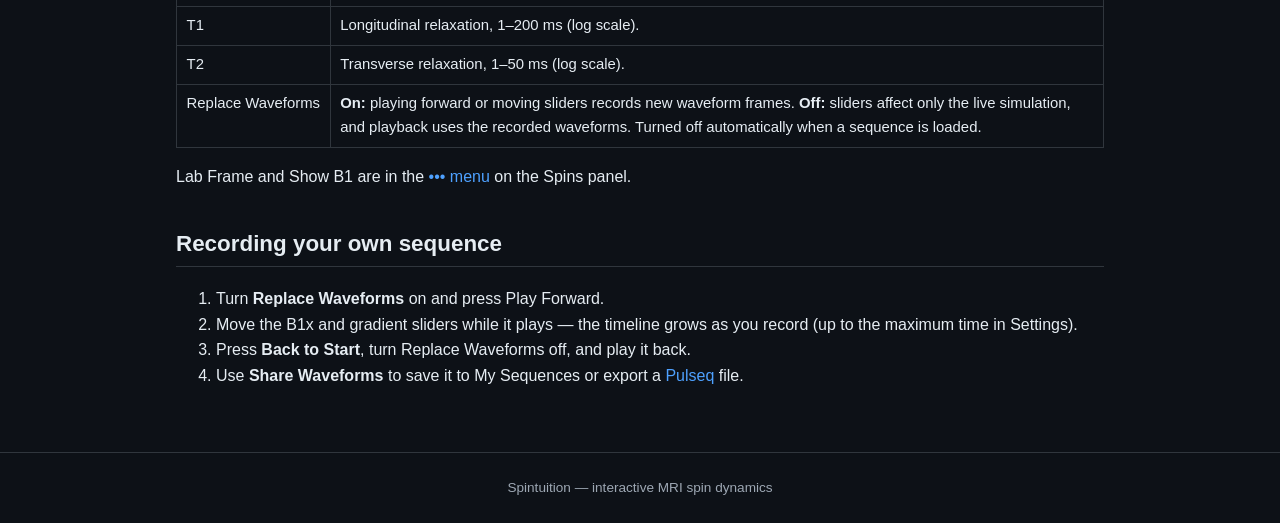
<file: spintuition/waveforms.html>
<!DOCTYPE html>
<html lang="en">
<head>
  <meta charset="utf-8">
  <meta name="viewport" content="width=device-width, initial-scale=1">
  <title>Waveforms — Spintuition</title>
  <link rel="icon" type="image/png" href="img/spinicon.png">
  <link rel="stylesheet" href="css/style.css">
</head>
<body>
  <header class="site-header">
    <div class="inner">
      <a class="brand" href="index.html"><img src="img/spinicon.png" alt="">Spintuition</a>
      <nav>
        <a href="index.html">Home</a>
        <a href="examples.html">Examples</a>
        <a href="vector-array.html">Vector Array</a>
        <a href="sequences.html">Sequences</a>
        <a class="active" href="waveforms.html">Waveforms</a>
        <a href="direct-control.html">Direct Control</a>
        <a href="kx-ky.html">kx-ky Pad</a>
        <a href="privacy.html">Privacy</a>
      </nav>
    </div>
  </header>

  <main>
    <h1 class="page-title"><img src="img/AppIcon60.png" alt="">Waveforms</h1>
    <div class="split">
      <div>
        <p class="lead">In the Full View, the Waveforms panel shows the pulse sequence over time beneath
          the spins, with playback controls at the bottom.</p>
        <p>You can play a loaded sequence, scrub through it, or record your own waveforms live using
          the Waveform Controls sliders. Use the expand button (↗) to view the waveforms full screen.</p>

        <h2>Waveforms</h2>
        <table>
          <tr><th>Trace</th><th>Color</th><th>Units</th></tr>
          <tr><td>RF</td><td>Blue</td><td>Magnitude (kHz) and phase (rad)</td></tr>
          <tr><td>Gx</td><td>Green</td><td>kHz/m</td></tr>
          <tr><td>Gy</td><td>Orange</td><td>kHz/m</td></tr>
          <tr><td>Gz</td><td>Purple</td><td>kHz/m</td></tr>
          <tr><td>Signal</td><td>Pink</td><td>Complex average transverse magnetization of all spins (enable in Settings)</td></tr>
        </table>
        <p><strong>Scrubbing:</strong> drag the vertical time marker to move through the sequence; the spins
          update to match.</p>
      </div>
      <figure>
        <img class="shot" src="img/full-view.jpg" alt="Full View with spins and waveforms for a y-gradient example">
        <figcaption>Full View: spins, waveforms and playback</figcaption>
      </figure>
    </div>

    <h2>Playback controls</h2>
    <table>
      <tr><th>Control</th><th>Action</th></tr>
      <tr><td>Share Waveforms</td><td>Export a Pulseq <code>.seq</code> file, or save to My Sequences.</td></tr>
      <tr><td>Back to Start</td><td>Return to time 0 without erasing waveforms.</td></tr>
      <tr><td>Play Backward / Forward</td><td>Play through the sequence in either direction.</td></tr>
      <tr><td>Step Backward / Forward</td><td>Play a short interval (0.5&nbsp;ms default step size).</td></tr>
      <tr><td>Stop</td><td>Pause playback.</td></tr>
      <tr><td>Restart</td><td>Clear all waveforms and reset to time 0.</td></tr>
      <tr><td>Loop</td><td>Repeat playback continuously.</td></tr>
      <tr><td>Speed / Step Size</td><td>Adjust playback speed and step size (expanded views).</td></tr>
    </table>
    <p>Sequences may also include pause points (<code>SimmrPause</code>), where playback stops until you
      press play — used for example in the 5×5 encoding sequence.</p>

    <h2>Waveform controls</h2>
    <p>Open with the slider icon on the Waveforms panel. RF and Δf are in kHz, gradients in kHz/m and
      relaxation in ms.</p>
    <table>
      <tr><th>Control</th><th>Description</th></tr>
      <tr><td>B1x</td><td>RF excitation field strength (kHz).</td></tr>
      <tr><td>Δf</td><td>Off-resonance frequency (kHz).</td></tr>
      <tr><td>Δf(r) σ</td><td>Standard deviation of a spatially varying off-resonance, 0–1&nbsp;kHz.</td></tr>
      <tr><td>Gx, Gy, Gz</td><td>Gradient strengths (kHz/m).</td></tr>
      <tr><td>T1</td><td>Longitudinal relaxation, 1–200&nbsp;ms (log scale).</td></tr>
      <tr><td>T2</td><td>Transverse relaxation, 1–50&nbsp;ms (log scale).</td></tr>
      <tr><td>Replace Waveforms</td><td><strong>On:</strong> playing forward or moving sliders records new waveform frames.
        <strong>Off:</strong> sliders affect only the live simulation, and playback uses the recorded waveforms.
        Turned off automatically when a sequence is loaded.</td></tr>
    </table>
    <p>Lab Frame and Show B1 are in the <a href="vector-array.html#menu">••• menu</a> on the Spins panel.</p>

    <h2>Recording your own sequence</h2>
    <ol>
      <li>Turn <strong>Replace Waveforms</strong> on and press Play Forward.</li>
      <li>Move the B1x and gradient sliders while it plays — the timeline grows as you record (up to the
        maximum time in Settings).</li>
      <li>Press <strong>Back to Start</strong>, turn Replace Waveforms off, and play it back.</li>
      <li>Use <strong>Share Waveforms</strong> to save it to My Sequences or export a
        <a href="sequences.html">Pulseq</a> file.</li>
    </ol>
  </main>

  <footer>Spintuition — interactive MRI spin dynamics</footer>
</body>
</html>
</file>
<file: spintuition/css/style.css>
/* Spintuition MRI — lightweight site styles */
:root {
  --bg: #0d1117;
  --panel: #161b22;
  --border: #30363d;
  --text: #e6edf3;
  --muted: #9da7b3;
  --accent: #4ea1ff;
  --accent2: #ff6b6b;
  --code-bg: #1f2630;
  --max: 960px;
}

* { box-sizing: border-box; }

body {
  margin: 0;
  font-family: -apple-system, BlinkMacSystemFont, "Segoe UI", Helvetica, Arial, sans-serif;
  background: var(--bg);
  color: var(--text);
  line-height: 1.6;
}

a { color: var(--accent); text-decoration: none; }
a:hover { text-decoration: underline; }

/* Header / nav */
.site-header {
  border-bottom: 1px solid var(--border);
  background: var(--panel);
  position: sticky;
  top: 0;
  z-index: 10;
}
.site-header .inner {
  max-width: var(--max);
  margin: 0 auto;
  padding: 0.6rem 1rem;
  display: flex;
  flex-wrap: wrap;
  align-items: center;
  gap: 0.5rem 1.25rem;
}
.brand {
  display: flex;
  align-items: center;
  gap: 0.5rem;
  font-weight: 700;
  color: var(--text);
  font-size: 1.1rem;
}
.brand img { width: 28px; height: 28px; }
nav { display: flex; flex-wrap: wrap; gap: 0.25rem 1rem; font-size: 0.95rem; }
nav a { color: var(--muted); }
nav a.active, nav a:hover { color: var(--text); text-decoration: none; }

/* Layout */
main {
  max-width: var(--max);
  margin: 0 auto;
  padding: 1.5rem 1rem 3rem;
}
h1 { font-size: 2rem; margin: 0.5rem 0 0.75rem; }
h1.page-title { display: flex; align-items: center; gap: 0.6rem; }
h1.page-title img { width: 48px; height: 48px; border-radius: 22%; flex-shrink: 0; }
h1.page-title sup { font-size: 0.4em; font-weight: 600; margin-left: 0.1em; }
h2 { font-size: 1.4rem; margin-top: 2.25rem; border-bottom: 1px solid var(--border); padding-bottom: 0.3rem; }
h3 { font-size: 1.1rem; margin-top: 1.5rem; }
.lead { font-size: 1.15rem; color: var(--muted); }

/* Three hero videos at equal height: columns sized by aspect ratio
   (portrait 444x960, spiral 640x480, portrait 444x960) */
.hero-videos {
  display: grid;
  grid-template-columns: 0.4625fr 1.3333fr 0.4625fr;
  gap: 0.75rem;
  margin: 1rem 0;
}
.hero-videos video {
  display: block;
  width: 100%;
  border-radius: 10px;
  border: 1px solid var(--border);
  background: #000;
}
.hero-img { width: 100%; border-radius: 10px; border: 1px solid var(--border); margin: 1rem 0; }

/* Cards */
.cards {
  display: grid;
  grid-template-columns: repeat(auto-fit, minmax(260px, 1fr));
  gap: 1rem;
  margin: 1.5rem 0;
}
.card {
  background: var(--panel);
  border: 1px solid var(--border);
  border-radius: 10px;
  padding: 1rem 1.1rem;
}
.card h3 { margin-top: 0; }
.card p { margin: 0.4rem 0 0; color: var(--muted); }

/* Text + phone screenshot side by side */
.split {
  display: grid;
  grid-template-columns: 1fr 260px;
  gap: 1.5rem;
  align-items: start;
}
.split figure { margin: 0; }
.shot {
  width: 100%;
  border-radius: 14px;
  border: 1px solid var(--border);
}
.shot.narrow { max-width: 420px; }
figcaption { font-size: 0.85rem; color: var(--muted); text-align: center; margin-top: 0.3rem; }
@media (max-width: 720px) {
  .split { grid-template-columns: 1fr; }
  .split figure { max-width: 260px; margin: 0 auto; }
}

/* Tables */
table {
  width: 100%;
  border-collapse: collapse;
  margin: 1rem 0;
  font-size: 0.93rem;
}
th, td {
  border: 1px solid var(--border);
  padding: 0.45rem 0.6rem;
  text-align: left;
  vertical-align: top;
}
th { background: var(--panel); }
td:first-child { white-space: nowrap; }

/* Code */
code {
  background: var(--code-bg);
  padding: 0.1rem 0.35rem;
  border-radius: 4px;
  font-size: 0.9em;
}
pre {
  background: var(--code-bg);
  border: 1px solid var(--border);
  border-radius: 8px;
  padding: 0.9rem 1rem;
  overflow-x: auto;
  font-size: 0.88rem;
}
pre code { background: none; padding: 0; }

.note {
  border-left: 3px solid var(--accent);
  background: var(--panel);
  padding: 0.6rem 1rem;
  border-radius: 0 6px 6px 0;
  color: var(--muted);
}

footer {
  border-top: 1px solid var(--border);
  color: var(--muted);
  font-size: 0.85rem;
  text-align: center;
  padding: 1.5rem 1rem;
}

.card-head {
  display: flex;
  align-items: center;
  gap: 0.75rem;
  margin-bottom: 0.5rem;
}
.card-head h3 { margin: 0; }
.card-img {
  flex: 0 0 50%;
  width: 50%;
  aspect-ratio: 1;
  border-radius: 8px;
  background: #000;
}

.app-store {
  display: flex;
  align-items: center;
  gap: 0.75rem;
  font-size: 1.05rem;
}
.app-store img { display: block; }
</file>
